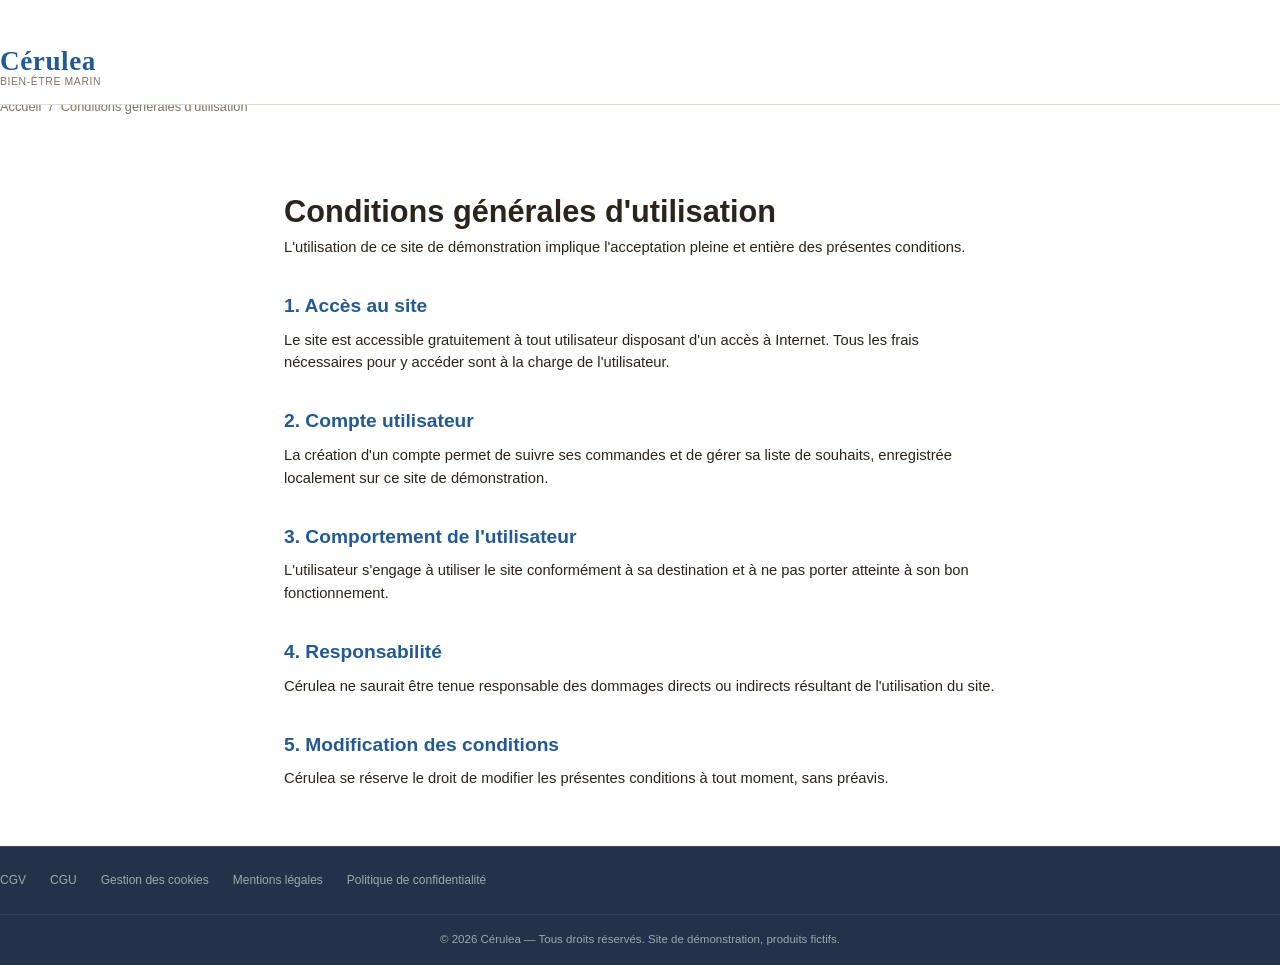
<file: pages/cgu.html>
<!DOCTYPE html>
<html lang="fr">
<head>
<meta charset="UTF-8">
<meta name="viewport" content="width=device-width, initial-scale=1.0">
<title>Conditions générales d'utilisation — CÉRULEA</title>
<link rel="icon" href="data:,">
<link rel="stylesheet" href="../css/variables.css">
<link rel="stylesheet" href="../css/base.css">
<link rel="stylesheet" href="../css/layout.css">
<link rel="stylesheet" href="../css/components.css">
<link rel="stylesheet" href="../css/responsive.css">
</head>
<body>
<header class="site-header">
  <div class="container header-inner">
    <a href="../index.html" class="logo">
      <span class="logo-mark">Cérulea</span>
      <span class="logo-baseline">Bien-être marin</span>
    </a>
  </div>
</header>

<main>
  <nav class="breadcrumb container" aria-label="Fil d'ariane">
    <a href="../index.html">Accueil</a> / <span>Conditions générales d'utilisation</span>
  </nav>

  <section class="legal-content">
    <h1 class="section-title">Conditions générales d'utilisation</h1>
    <p>L'utilisation de ce site de démonstration implique l'acceptation pleine et entière des présentes conditions.</p>

    <h2>1. Accès au site</h2>
    <p>Le site est accessible gratuitement à tout utilisateur disposant d'un accès à Internet. Tous les frais nécessaires pour y accéder sont à la charge de l'utilisateur.</p>

    <h2>2. Compte utilisateur</h2>
    <p>La création d'un compte permet de suivre ses commandes et de gérer sa liste de souhaits, enregistrée localement sur ce site de démonstration.</p>

    <h2>3. Comportement de l'utilisateur</h2>
    <p>L'utilisateur s'engage à utiliser le site conformément à sa destination et à ne pas porter atteinte à son bon fonctionnement.</p>

    <h2>4. Responsabilité</h2>
    <p>Cérulea ne saurait être tenue responsable des dommages directs ou indirects résultant de l'utilisation du site.</p>

    <h2>5. Modification des conditions</h2>
    <p>Cérulea se réserve le droit de modifier les présentes conditions à tout moment, sans préavis.</p>
  </section>
</main>

<footer class="site-footer">
  <div class="container footer-bottom">
    <div class="footer-legal">
      <a href="cgv.html">CGV</a>
      <a href="cgu.html">CGU</a>
      <a href="cookies.html">Gestion des cookies</a>
      <a href="mentions-legales.html">Mentions légales</a>
      <a href="confidentialite.html">Politique de confidentialité</a>
    </div>
  </div>
  <p class="footer-copyright">© <span data-year></span> Cérulea — Tous droits réservés. Site de démonstration, produits fictifs.</p>
</footer>
<script src="../js/main.js"></script>
</body>
</html>
</file>
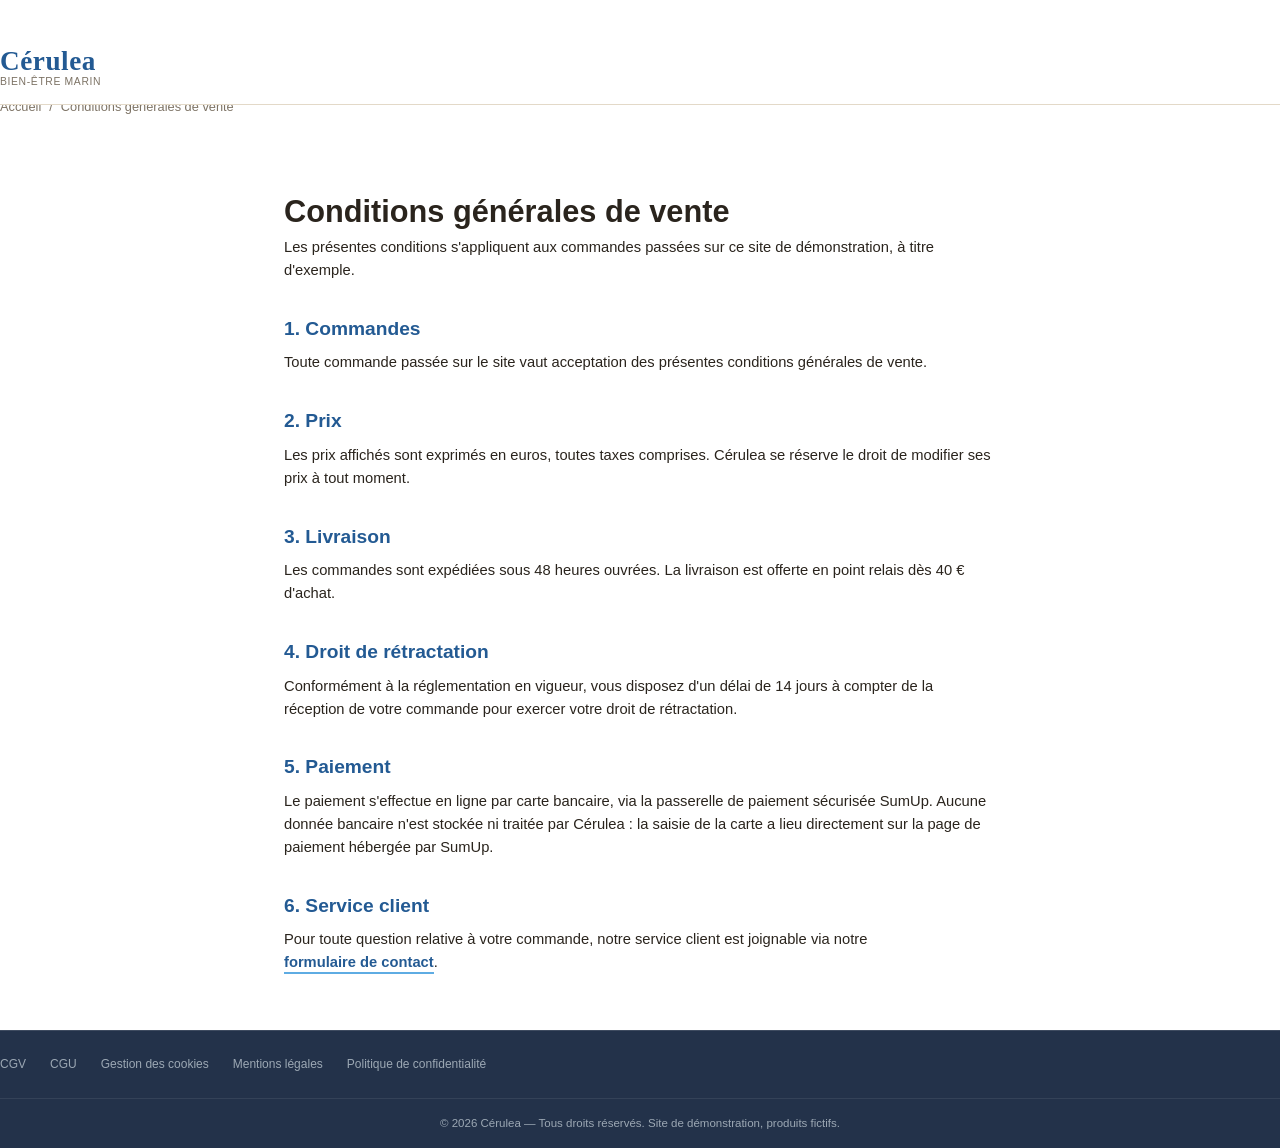
<file: pages/cgv.html>
<!DOCTYPE html>
<html lang="fr">
<head>
<meta charset="UTF-8">
<meta name="viewport" content="width=device-width, initial-scale=1.0">
<title>Conditions générales de vente — CÉRULEA</title>
<link rel="icon" href="data:,">
<link rel="stylesheet" href="../css/variables.css">
<link rel="stylesheet" href="../css/base.css">
<link rel="stylesheet" href="../css/layout.css">
<link rel="stylesheet" href="../css/components.css">
<link rel="stylesheet" href="../css/responsive.css">
</head>
<body>
<header class="site-header">
  <div class="container header-inner">
    <a href="../index.html" class="logo">
      <span class="logo-mark">Cérulea</span>
      <span class="logo-baseline">Bien-être marin</span>
    </a>
  </div>
</header>

<main>
  <nav class="breadcrumb container" aria-label="Fil d'ariane">
    <a href="../index.html">Accueil</a> / <span>Conditions générales de vente</span>
  </nav>

  <section class="legal-content">
    <h1 class="section-title">Conditions générales de vente</h1>
    <p>Les présentes conditions s'appliquent aux commandes passées sur ce site de démonstration, à titre d'exemple.</p>

    <h2>1. Commandes</h2>
    <p>Toute commande passée sur le site vaut acceptation des présentes conditions générales de vente.</p>

    <h2>2. Prix</h2>
    <p>Les prix affichés sont exprimés en euros, toutes taxes comprises. Cérulea se réserve le droit de modifier ses prix à tout moment.</p>

    <h2>3. Livraison</h2>
    <p>Les commandes sont expédiées sous 48 heures ouvrées. La livraison est offerte en point relais dès 40&nbsp;€ d'achat.</p>

    <h2>4. Droit de rétractation</h2>
    <p>Conformément à la réglementation en vigueur, vous disposez d'un délai de 14 jours à compter de la réception de votre commande pour exercer votre droit de rétractation.</p>

    <h2>5. Paiement</h2>
    <p>Le paiement s'effectue en ligne par carte bancaire, via la passerelle de paiement sécurisée SumUp. Aucune donnée bancaire n'est stockée ni traitée par Cérulea : la saisie de la carte a lieu directement sur la page de paiement hébergée par SumUp.</p>

    <h2>6. Service client</h2>
    <p>Pour toute question relative à votre commande, notre service client est joignable via notre <a href="contact.html" class="link-more">formulaire de contact</a>.</p>
  </section>
</main>

<footer class="site-footer">
  <div class="container footer-bottom">
    <div class="footer-legal">
      <a href="cgv.html">CGV</a>
      <a href="cgu.html">CGU</a>
      <a href="cookies.html">Gestion des cookies</a>
      <a href="mentions-legales.html">Mentions légales</a>
      <a href="confidentialite.html">Politique de confidentialité</a>
    </div>
  </div>
  <p class="footer-copyright">© <span data-year></span> Cérulea — Tous droits réservés. Site de démonstration, produits fictifs.</p>
</footer>
<script src="../js/main.js"></script>
</body>
</html>
</file>
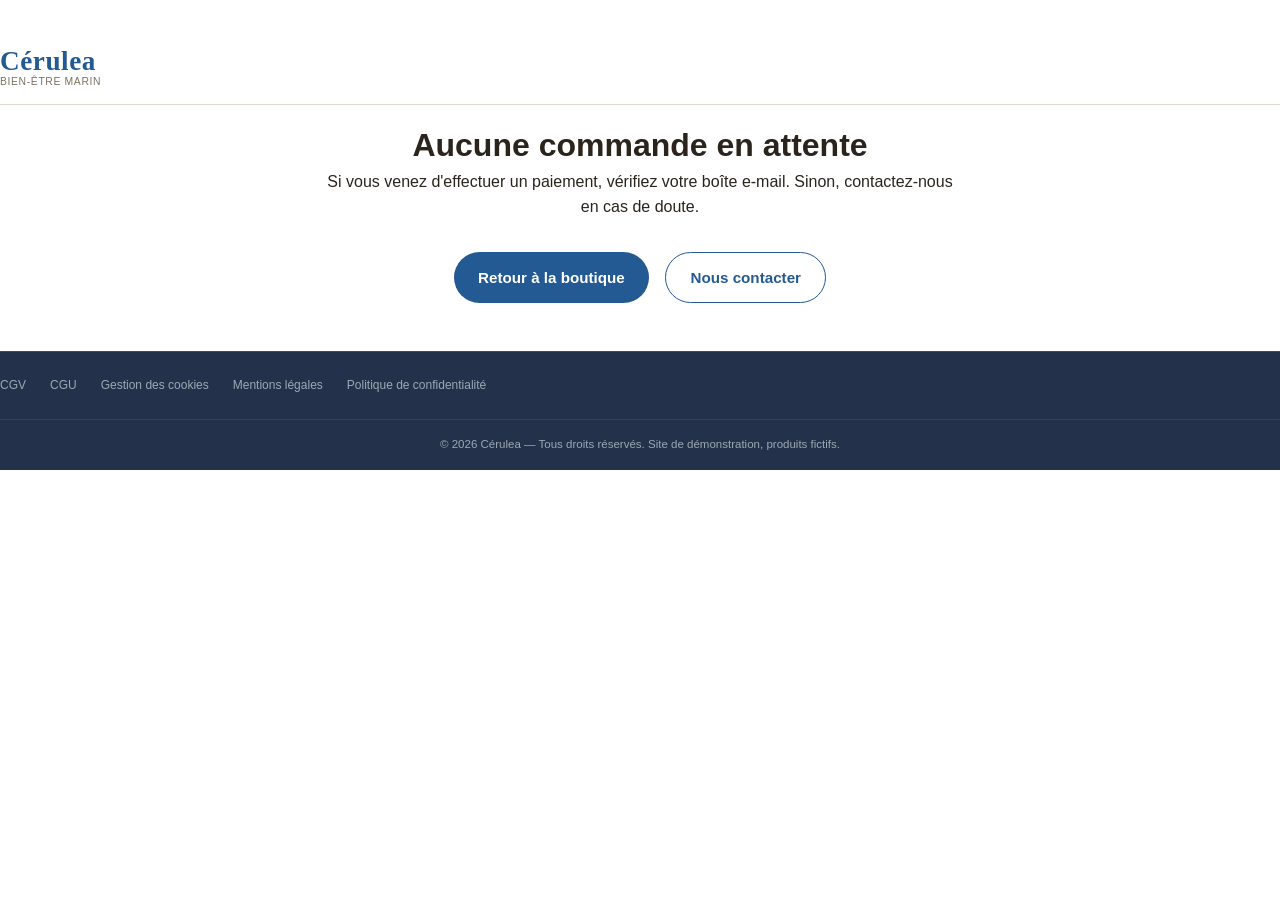
<file: pages/commande-confirmation.html>
<!DOCTYPE html>
<html lang="fr">
<head>
<meta charset="UTF-8">
<meta name="viewport" content="width=device-width, initial-scale=1.0">
<title>Confirmation de commande — CÉRULEA</title>
<meta name="description" content="Confirmation de votre commande et de votre paiement Cérulea.">
<link rel="icon" href="data:,">
<link rel="stylesheet" href="../css/variables.css">
<link rel="stylesheet" href="../css/base.css">
<link rel="stylesheet" href="../css/layout.css">
<link rel="stylesheet" href="../css/components.css">
<link rel="stylesheet" href="../css/responsive.css">
<style>
  .confirm-wrap { max-width: 640px; margin: 0 auto; padding: var(--space-6) 0; text-align: center; }
  .confirm-icon { width: 64px; height: 64px; margin: 0 auto var(--space-4); border-radius: 50%; display: flex; align-items: center; justify-content: center; }
  .confirm-icon.success { background: #E4F2E6; color: #2F7D42; }
  .confirm-icon.pending { background: #FFF3DC; color: #B3811F; }
  .confirm-icon.error { background: #FBE4DC; color: #B3441F; }
  .confirm-recap { text-align: left; background: var(--c-section-accent); border-radius: var(--radius-md); padding: var(--space-4); margin-top: var(--space-5); }
  .confirm-recap h2 { margin-bottom: var(--space-3); }
  .confirm-recap-row { display: flex; justify-content: space-between; padding: 0.35em 0; border-bottom: 1px solid var(--c-border); font-size: 0.92rem; }
  .confirm-recap-row.total { font-weight: 700; font-size: 1.05rem; border-bottom: none; padding-top: 0.6em; }
  .confirm-address { margin-top: var(--space-3); font-size: 0.9rem; color: var(--c-text-muted); }
  .confirm-actions { margin-top: var(--space-5); display: flex; gap: var(--space-3); justify-content: center; flex-wrap: wrap; }
</style>
</head>
<body>
<a class="skip-link" href="#contenu">Aller au contenu</a>

<header class="site-header">
  <div class="container header-inner">
    <a href="../index.html" class="logo">
      <span class="logo-mark">Cérulea</span>
      <span class="logo-baseline">Bien-être marin</span>
    </a>
  </div>
</header>

<main id="contenu">
  <div class="container confirm-wrap" data-confirm-root>
    <p>Vérification du paiement…</p>
  </div>
</main>

<footer class="site-footer">
  <div class="container footer-bottom">
    <div class="footer-legal">
      <a href="cgv.html">CGV</a>
      <a href="cgu.html">CGU</a>
      <a href="cookies.html">Gestion des cookies</a>
      <a href="mentions-legales.html">Mentions légales</a>
      <a href="confidentialite.html">Politique de confidentialité</a>
    </div>
  </div>
  <p class="footer-copyright">© <span data-year></span> Cérulea — Tous droits réservés. Site de démonstration, produits fictifs.</p>
</footer>

<script src="../js/main.js"></script>
<script>
(() => {
  const CART_KEY = "cerulea-cart";
  const WEB3FORMS_ACCESS_KEY = "d5e40b26-a71e-431a-a617-244af5ef81bb";
  const formatPrice = (value) => Number(value).toFixed(2).replace(".", ",") + " €";
  const root = document.querySelector("[data-confirm-root]");

  const clearCartBadge = () => {
    document.querySelectorAll("[data-cart-count]").forEach((el) => {
      el.textContent = "0";
      el.style.display = "none";
    });
  };

  const renderPending = () => {
    root.innerHTML = `
      <div class="confirm-icon pending">
        <svg width="32" height="32" viewBox="0 0 24 24" fill="none" stroke="currentColor" stroke-width="2"><circle cx="12" cy="12" r="9"/><path d="M12 7v5l3 3"/></svg>
      </div>
      <h1>Paiement en cours de traitement…</h1>
      <p>Merci de patienter quelques instants, ne fermez pas cette page.</p>`;
  };

  const renderError = (message) => {
    root.innerHTML = `
      <div class="confirm-icon error">
        <svg width="32" height="32" viewBox="0 0 24 24" fill="none" stroke="currentColor" stroke-width="2"><circle cx="12" cy="12" r="9"/><path d="M15 9l-6 6M9 9l6 6"/></svg>
      </div>
      <h1>Le paiement n'a pas abouti</h1>
      <p>${message}</p>
      <div class="confirm-actions">
        <a href="commande.html" class="btn btn--primary">Réessayer le paiement</a>
        <a href="contact.html" class="btn btn--outline-blue">Contacter le service client</a>
      </div>`;
  };

  const renderNoOrder = () => {
    root.innerHTML = `
      <h1>Aucune commande en attente</h1>
      <p>Si vous venez d'effectuer un paiement, vérifiez votre boîte e-mail. Sinon, contactez-nous en cas de doute.</p>
      <div class="confirm-actions">
        <a href="../index.html" class="btn btn--primary">Retour à la boutique</a>
        <a href="contact.html" class="btn btn--outline-blue">Nous contacter</a>
      </div>`;
  };

  const notifyOwner = (pending) => {
    const notifiedKey = `cerulea-notified-${pending.id}`;
    if (localStorage.getItem(notifiedKey)) return;

    const { order, customer, reference } = pending;
    const itemsText = order.lines
      .map((l) => `- ${l.name} × ${l.qty} = ${formatPrice(l.lineTotal)}`)
      .join("\n");
    const message = [
      `Commande CÉRULEA — réf. ${reference}`,
      "",
      "Articles :",
      itemsText,
      "",
      `Sous-total : ${formatPrice(order.subtotal)}`,
      `Livraison : ${order.shipping === 0 ? "Offerte" : formatPrice(order.shipping)}`,
      `Total payé : ${formatPrice(order.total)}`,
      "",
      "Adresse de livraison :",
      `${customer.firstName} ${customer.lastName}`,
      customer.address,
      customer.addressComplement || "",
      `${customer.zip} ${customer.city}`,
      customer.phone ? `Tél. : ${customer.phone}` : "",
    ]
      .filter(Boolean)
      .join("\n");

    const body = new FormData();
    body.append("access_key", WEB3FORMS_ACCESS_KEY);
    body.append("subject", `Nouvelle commande CÉRULEA — ${reference.slice(0, 8)}`);
    body.append("from_name", "Commandes Cérulea (site de démonstration)");
    body.append("name", `${customer.firstName} ${customer.lastName}`);
    body.append("email", customer.email);
    body.append("message", message);

    fetch("https://api.web3forms.com/submit", { method: "POST", headers: { Accept: "application/json" }, body })
      .then(() => localStorage.setItem(notifiedKey, "1"))
      .catch(() => {});
  };

  const renderSuccess = (pending) => {
    const { order, customer, reference } = pending;
    localStorage.setItem(CART_KEY, "{}");
    clearCartBadge();
    notifyOwner(pending);

    root.innerHTML = `
      <div class="confirm-icon success">
        <svg width="32" height="32" viewBox="0 0 24 24" fill="none" stroke="currentColor" stroke-width="2"><path d="M20 6 9 17l-5-5"/></svg>
      </div>
      <h1>Merci ${customer.firstName} ! Votre commande est confirmée.</h1>
      <p>Référence : ${reference.slice(0, 8).toUpperCase()} — un e-mail de confirmation vous sera envoyé prochainement.</p>
      <div class="confirm-recap">
        <h2 class="section-title">Récapitulatif</h2>
        ${order.lines.map((l) => `<div class="confirm-recap-row"><span>${l.name} × ${l.qty}</span><span>${formatPrice(l.lineTotal)}</span></div>`).join("")}
        <div class="confirm-recap-row"><span>Livraison</span><span>${order.shipping === 0 ? "Offerte" : formatPrice(order.shipping)}</span></div>
        <div class="confirm-recap-row total"><span>Total</span><span>${formatPrice(order.total)}</span></div>
        <p class="confirm-address">
          Livraison à : ${customer.firstName} ${customer.lastName}, ${customer.address}${customer.addressComplement ? ", " + customer.addressComplement : ""}, ${customer.zip} ${customer.city}
        </p>
      </div>
      <div class="confirm-actions">
        <a href="../index.html" class="btn btn--primary">Retour à la boutique</a>
      </div>`;
    sessionStorage.removeItem("cerulea-pending-order");
  };

  const verify = (pending, attempt) => {
    fetch(`/api/verify-checkout?id=${encodeURIComponent(pending.id)}`)
      .then((res) => res.json().then((data) => ({ ok: res.ok, data })))
      .then(({ ok, data }) => {
        if (!ok) {
          renderError(data.error || "Impossible de vérifier le paiement.");
          return;
        }
        if (data.status === "PAID") {
          renderSuccess(pending);
        } else if (data.status === "PENDING" && attempt < 5) {
          renderPending();
          setTimeout(() => verify(pending, attempt + 1), 2000);
        } else if (data.status === "PENDING") {
          renderError("Le paiement met plus de temps que prévu à être confirmé. Si le montant a été débité, contactez-nous avec votre référence.");
        } else {
          renderError("Le paiement a été refusé ou annulé. Aucun montant n'a été débité pour cette tentative.");
        }
      })
      .catch(() => renderError("Impossible de vérifier le paiement pour le moment. Réessayez dans un instant."));
  };

  let pending = null;
  try {
    pending = JSON.parse(sessionStorage.getItem("cerulea-pending-order"));
  } catch {
    pending = null;
  }

  if (!pending || !pending.id) {
    renderNoOrder();
  } else {
    renderPending();
    verify(pending, 0);
  }
})();
</script>
</body>
</html>
</file>
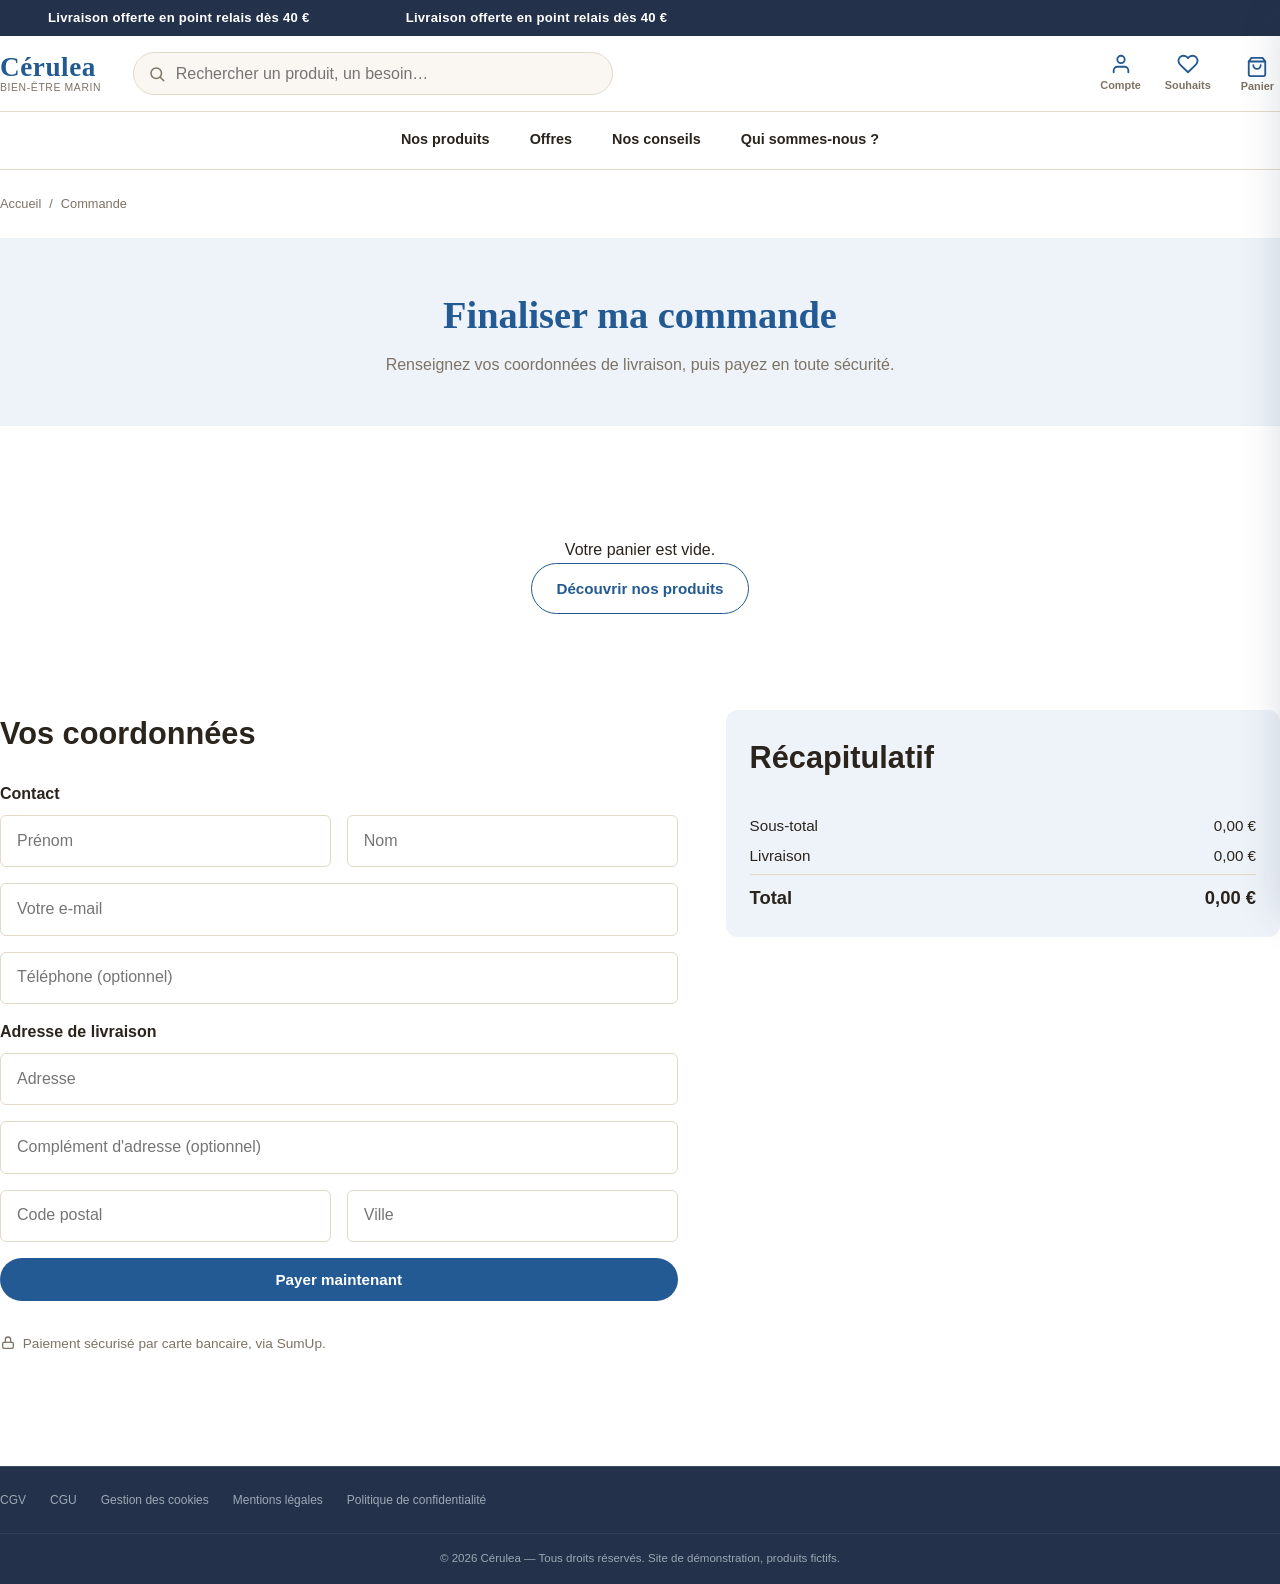
<file: pages/commande.html>
<!DOCTYPE html>
<html lang="fr">
<head>
<meta charset="UTF-8">
<meta name="viewport" content="width=device-width, initial-scale=1.0">
<title>Commande — CÉRULEA</title>
<meta name="description" content="Finalisez votre commande Cérulea et payez en ligne en toute sécurité.">
<link rel="icon" href="data:,">
<link rel="stylesheet" href="../css/variables.css">
<link rel="stylesheet" href="../css/base.css">
<link rel="stylesheet" href="../css/layout.css">
<link rel="stylesheet" href="../css/components.css">
<link rel="stylesheet" href="../css/responsive.css">
<style>
  .checkout-grid { display: grid; grid-template-columns: 1.1fr 0.9fr; gap: var(--space-6); align-items: start; padding: var(--space-6) 0; }
  .checkout-form { display: flex; flex-direction: column; gap: var(--space-3); }
  .checkout-form fieldset { border: none; padding: 0; margin: 0; display: flex; flex-direction: column; gap: var(--space-3); }
  .checkout-form legend { font-weight: 700; padding: 0 0 var(--space-2); }
  .checkout-form-row { display: grid; grid-template-columns: 1fr 1fr; gap: var(--space-3); }
  .checkout-form input { width: 100%; padding: 0.8em 1em; border-radius: var(--radius-sm); border: 1.5px solid var(--c-border); font: inherit; }
  .checkout-form input:focus { outline: 2px solid var(--c-primary); outline-offset: 1px; }
  .checkout-summary { background: var(--c-section-accent); border-radius: var(--radius-md); padding: var(--space-4); position: sticky; top: var(--space-4); }
  .checkout-summary h2 { margin-bottom: var(--space-3); }
  .checkout-line { display: flex; gap: var(--space-3); align-items: center; padding: var(--space-2) 0; border-bottom: 1px solid var(--c-border); }
  .checkout-line img { width: 52px; height: 52px; border-radius: var(--radius-sm); object-fit: cover; flex-shrink: 0; }
  .checkout-line-info { flex: 1; display: flex; flex-direction: column; }
  .checkout-line-name { font-weight: 600; font-size: 0.92rem; }
  .checkout-line-qty { color: var(--c-text-muted); font-size: 0.85rem; }
  .checkout-totals { padding-top: var(--space-3); display: flex; flex-direction: column; gap: 0.4em; }
  .checkout-totals-row { display: flex; justify-content: space-between; font-size: 0.95rem; }
  .checkout-totals-row.total { font-weight: 700; font-size: 1.15rem; padding-top: 0.5em; border-top: 1px solid var(--c-border); }
  .checkout-empty { text-align: center; padding: var(--space-6) 0; }
  .checkout-error { color: #B3441F; font-size: 0.9rem; }
  .checkout-secure-note { display: flex; align-items: center; gap: 0.5em; font-size: 0.85rem; color: var(--c-text-muted); margin-top: var(--space-3); }
  @media (max-width: 760px) { .checkout-grid { grid-template-columns: 1fr; } .checkout-form-row { grid-template-columns: 1fr; } .checkout-summary { position: static; } }
</style>
</head>
<body>
<a class="skip-link" href="#contenu">Aller au contenu</a>

<div class="announcement-bar">
  <div class="announcement-track">
    <span class="announcement-item">Livraison offerte en point relais dès 40 €</span>
    <span class="announcement-item" aria-hidden="true">Livraison offerte en point relais dès 40 €</span>
  </div>
</div>

<header class="site-header">
  <div class="container header-inner">
    <button class="header-burger" aria-label="Ouvrir le menu" aria-expanded="false"><span></span><span></span><span></span></button>
    <a href="../index.html" class="logo">
      <span class="logo-mark">Cérulea</span>
      <span class="logo-baseline">Bien-être marin</span>
    </a>
    <div class="header-search">
      <svg viewBox="0 0 24 24" fill="none" stroke="currentColor" stroke-width="2" stroke-linecap="round" stroke-linejoin="round"><circle cx="11" cy="11" r="7"/><line x1="21" y1="21" x2="16.65" y2="16.65"/></svg>
      <input type="search" placeholder="Rechercher un produit, un besoin…" aria-label="Rechercher">
    </div>
    <nav class="header-actions" aria-label="Compte et panier">
      <a href="contact.html" class="header-action">
        <svg viewBox="0 0 24 24" fill="none" stroke="currentColor" stroke-width="2" stroke-linecap="round" stroke-linejoin="round"><path d="M20 21v-2a4 4 0 0 0-4-4H8a4 4 0 0 0-4 4v2"/><circle cx="12" cy="7" r="4"/></svg>
        Compte
      </a>
      <a href="souhaits.html" class="header-action">
        <svg viewBox="0 0 24 24" fill="none" stroke="currentColor" stroke-width="2" stroke-linecap="round" stroke-linejoin="round"><path d="M20.8 4.6a5.5 5.5 0 0 0-7.8 0L12 5.6l-1-1a5.5 5.5 0 0 0-7.8 7.8l1 1L12 21l7.8-7.6 1-1a5.5 5.5 0 0 0 0-7.8z"/></svg>
        Souhaits
        <span class="header-action-badge" data-wishlist-count>0</span>
      </a>
      <button type="button" class="header-action" data-cart-toggle>
        <svg viewBox="0 0 24 24" fill="none" stroke="currentColor" stroke-width="2" stroke-linecap="round" stroke-linejoin="round"><path d="M6 2 3 6v14a2 2 0 0 0 2 2h14a2 2 0 0 0 2-2V6l-3-4Z"/><path d="M3 6h18"/><path d="M16 10a4 4 0 0 1-8 0"/></svg>
        Panier
        <span class="header-action-badge" data-cart-count>0</span>
      </button>
    </nav>
  </div>
  <nav class="main-nav" aria-label="Navigation principale">
    <div class="container">
      <ul class="main-nav-list">
        <li class="main-nav-item"><a href="categorie.html?cat=complements" class="main-nav-link">Nos produits</a></li>
        <li class="main-nav-item"><a href="categorie.html?cat=offres" class="main-nav-link">Offres</a></li>
        <li class="main-nav-item"><a href="blog.html" class="main-nav-link">Nos conseils</a></li>
        <li class="main-nav-item"><a href="contact.html" class="main-nav-link">Qui sommes-nous&nbsp;?</a></li>
      </ul>
    </div>
  </nav>
</header>

<main id="contenu">
  <nav class="breadcrumb container" aria-label="Fil d'ariane">
    <a href="../index.html">Accueil</a> / <span>Commande</span>
  </nav>

  <section class="page-hero">
    <div class="container">
      <h1>Finaliser ma commande</h1>
      <p>Renseignez vos coordonnées de livraison, puis payez en toute sécurité.</p>
    </div>
  </section>

  <section class="section">
    <div class="container" data-checkout-empty hidden>
      <div class="checkout-empty">
        <p>Votre panier est vide.</p>
        <a href="categorie.html?cat=nouveautes" class="btn btn--outline-blue">Découvrir nos produits</a>
      </div>
    </div>

    <div class="container checkout-grid" data-checkout-content hidden>
      <div>
        <h2 class="section-title" style="margin-bottom: var(--space-4);">Vos coordonnées</h2>
        <form class="checkout-form" data-checkout-form novalidate>
          <fieldset>
            <legend>Contact</legend>
            <div class="checkout-form-row">
              <div>
                <label for="co-firstname" class="visually-hidden">Prénom</label>
                <input id="co-firstname" name="firstName" type="text" placeholder="Prénom" autocomplete="given-name" required>
              </div>
              <div>
                <label for="co-lastname" class="visually-hidden">Nom</label>
                <input id="co-lastname" name="lastName" type="text" placeholder="Nom" autocomplete="family-name" required>
              </div>
            </div>
            <label for="co-email" class="visually-hidden">E-mail</label>
            <input id="co-email" name="email" type="email" placeholder="Votre e-mail" autocomplete="email" required>
            <label for="co-phone" class="visually-hidden">Téléphone</label>
            <input id="co-phone" name="phone" type="tel" placeholder="Téléphone (optionnel)" autocomplete="tel">
          </fieldset>

          <fieldset>
            <legend>Adresse de livraison</legend>
            <label for="co-address" class="visually-hidden">Adresse</label>
            <input id="co-address" name="address" type="text" placeholder="Adresse" autocomplete="address-line1" required>
            <label for="co-address2" class="visually-hidden">Complément d'adresse</label>
            <input id="co-address2" name="addressComplement" type="text" placeholder="Complément d'adresse (optionnel)" autocomplete="address-line2">
            <div class="checkout-form-row">
              <div>
                <label for="co-zip" class="visually-hidden">Code postal</label>
                <input id="co-zip" name="zip" type="text" inputmode="numeric" pattern="[0-9]{4,10}" placeholder="Code postal" autocomplete="postal-code" required>
              </div>
              <div>
                <label for="co-city" class="visually-hidden">Ville</label>
                <input id="co-city" name="city" type="text" placeholder="Ville" autocomplete="address-level2" required>
              </div>
            </div>
          </fieldset>

          <p class="checkout-error" data-checkout-error hidden></p>
          <button type="submit" class="btn btn--primary btn--block" data-checkout-submit>Payer maintenant</button>
          <p class="checkout-secure-note">
            <svg width="16" height="16" viewBox="0 0 24 24" fill="none" stroke="currentColor" stroke-width="2"><rect x="4" y="11" width="16" height="9" rx="2"/><path d="M8 11V7a4 4 0 0 1 8 0v4"/></svg>
            Paiement sécurisé par carte bancaire, via SumUp.
          </p>
        </form>
      </div>

      <div class="checkout-summary">
        <h2 class="section-title">Récapitulatif</h2>
        <div data-checkout-lines></div>
        <div class="checkout-totals">
          <div class="checkout-totals-row"><span>Sous-total</span><span data-checkout-subtotal>0,00&nbsp;€</span></div>
          <div class="checkout-totals-row"><span>Livraison</span><span data-checkout-shipping>0,00&nbsp;€</span></div>
          <div class="checkout-totals-row total"><span>Total</span><span data-checkout-total>0,00&nbsp;€</span></div>
        </div>
      </div>
    </div>
  </section>
</main>

<footer class="site-footer">
  <div class="container footer-bottom">
    <div class="footer-legal">
      <a href="cgv.html">CGV</a>
      <a href="cgu.html">CGU</a>
      <a href="cookies.html">Gestion des cookies</a>
      <a href="mentions-legales.html">Mentions légales</a>
      <a href="confidentialite.html">Politique de confidentialité</a>
    </div>
  </div>
  <p class="footer-copyright">© <span data-year></span> Cérulea — Tous droits réservés. Site de démonstration, produits fictifs.</p>
</footer>

<div class="cart-overlay" data-cart-overlay hidden></div>
<aside class="cart-drawer" data-cart-drawer aria-hidden="true">
  <div class="cart-drawer-header">
    <h2>Votre panier</h2>
    <button type="button" class="cart-drawer-close" data-cart-close aria-label="Fermer le panier">&times;</button>
  </div>
  <div class="cart-drawer-body" data-cart-body></div>
  <div class="cart-drawer-footer" data-cart-footer hidden>
    <div class="cart-drawer-subtotal">
      <span>Sous-total</span>
      <span data-cart-subtotal>0,00&nbsp;€</span>
    </div>
    <a href="commande.html" class="btn btn--primary btn--block">Commander</a>
  </div>
</aside>

<script src="../js/main.js"></script>
<script src="../js/products.js"></script>
<script src="../js/wishlist.js"></script>
<script src="../js/cart.js"></script>
<script src="../js/search.js"></script>
<script>
(() => {
  const STORAGE_KEY = "cerulea-cart";
  const FREE_SHIPPING_THRESHOLD = 40;
  const SHIPPING_FEE = 4.9;

  const getCart = () => {
    try {
      return JSON.parse(localStorage.getItem(STORAGE_KEY)) || {};
    } catch {
      return {};
    }
  };

  const formatPrice = (value) => value.toFixed(2).replace(".", ",") + " €";

  const cart = getCart();
  const ids = Object.keys(cart);
  const emptyEl = document.querySelector("[data-checkout-empty]");
  const contentEl = document.querySelector("[data-checkout-content]");

  if (ids.length === 0) {
    emptyEl.hidden = false;
    return;
  }
  contentEl.hidden = false;

  const lines = ids
    .map((id) => {
      const product = CERULEA_PRODUCTS[id];
      if (!product) return null;
      const unitPrice = parseFloat(String(product.price).replace(/[^\d,.-]/g, "").replace(",", ".")) || 0;
      const qty = cart[id];
      return { id, name: product.name, img: product.img, qty, lineTotal: unitPrice * qty };
    })
    .filter(Boolean);

  const subtotal = lines.reduce((sum, l) => sum + l.lineTotal, 0);
  const shipping = subtotal >= FREE_SHIPPING_THRESHOLD ? 0 : SHIPPING_FEE;
  const total = subtotal + shipping;

  document.querySelector("[data-checkout-lines]").innerHTML = lines
    .map(
      (l) => `
        <div class="checkout-line">
          <img src="${l.img}" alt="" loading="lazy">
          <div class="checkout-line-info">
            <span class="checkout-line-name">${l.name}</span>
            <span class="checkout-line-qty">Qté ${l.qty} · ${formatPrice(l.lineTotal)}</span>
          </div>
        </div>`
    )
    .join("");

  document.querySelector("[data-checkout-subtotal]").textContent = formatPrice(subtotal);
  document.querySelector("[data-checkout-shipping]").textContent = shipping === 0 ? "Offerte" : formatPrice(shipping);
  document.querySelector("[data-checkout-total]").textContent = formatPrice(total);

  const form = document.querySelector("[data-checkout-form]");
  const errorEl = document.querySelector("[data-checkout-error]");
  const submitBtn = document.querySelector("[data-checkout-submit]");

  form.addEventListener("submit", async (e) => {
    e.preventDefault();
    errorEl.hidden = true;
    submitBtn.disabled = true;
    submitBtn.textContent = "Redirection vers le paiement…";

    const formData = new FormData(form);
    const customer = Object.fromEntries(formData.entries());
    const items = lines.map((l) => ({ id: l.id, qty: l.qty }));

    try {
      const res = await fetch("/api/create-checkout", {
        method: "POST",
        headers: { "Content-Type": "application/json" },
        body: JSON.stringify({ items, customer }),
      });
      const data = await res.json();

      if (!res.ok || !data.hostedCheckoutUrl) {
        throw new Error(data.error || "Le paiement n'a pas pu être initié.");
      }

      sessionStorage.setItem(
        "cerulea-pending-order",
        JSON.stringify({ id: data.id, reference: data.reference, order: data.order, customer: data.customer })
      );
      window.location.href = data.hostedCheckoutUrl;
    } catch (err) {
      errorEl.textContent = err.message || "Une erreur est survenue. Réessayez.";
      errorEl.hidden = false;
      submitBtn.disabled = false;
      submitBtn.textContent = "Payer maintenant";
    }
  });
})();
</script>
</body>
</html>
</file>
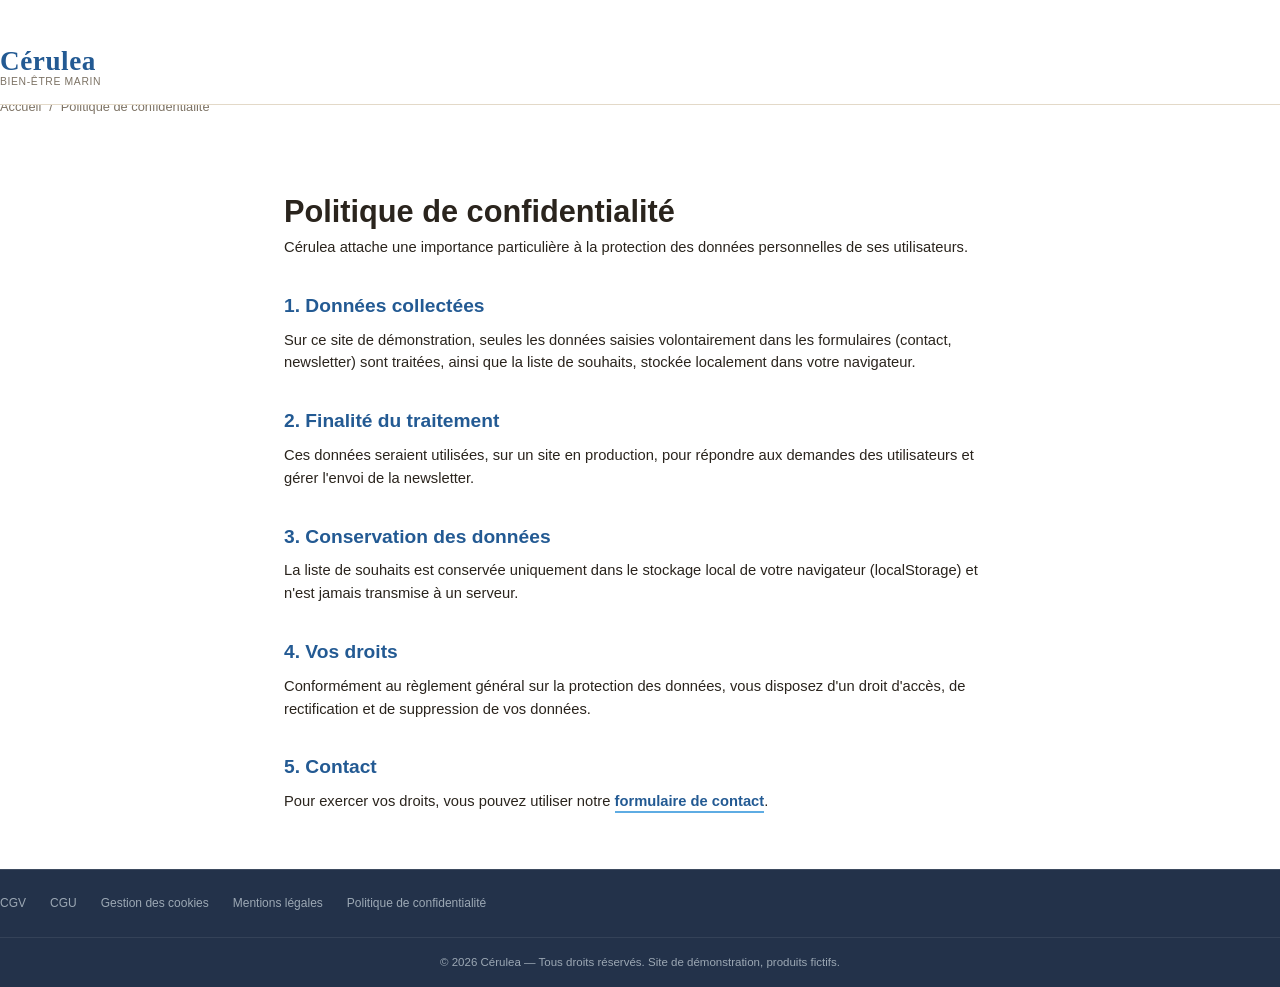
<file: pages/confidentialite.html>
<!DOCTYPE html>
<html lang="fr">
<head>
<meta charset="UTF-8">
<meta name="viewport" content="width=device-width, initial-scale=1.0">
<title>Politique de confidentialité — CÉRULEA</title>
<link rel="icon" href="data:,">
<link rel="stylesheet" href="../css/variables.css">
<link rel="stylesheet" href="../css/base.css">
<link rel="stylesheet" href="../css/layout.css">
<link rel="stylesheet" href="../css/components.css">
<link rel="stylesheet" href="../css/responsive.css">
</head>
<body>
<header class="site-header">
  <div class="container header-inner">
    <a href="../index.html" class="logo">
      <span class="logo-mark">Cérulea</span>
      <span class="logo-baseline">Bien-être marin</span>
    </a>
  </div>
</header>

<main>
  <nav class="breadcrumb container" aria-label="Fil d'ariane">
    <a href="../index.html">Accueil</a> / <span>Politique de confidentialité</span>
  </nav>

  <section class="legal-content">
    <h1 class="section-title">Politique de confidentialité</h1>
    <p>Cérulea attache une importance particulière à la protection des données personnelles de ses utilisateurs.</p>

    <h2>1. Données collectées</h2>
    <p>Sur ce site de démonstration, seules les données saisies volontairement dans les formulaires (contact, newsletter) sont traitées, ainsi que la liste de souhaits, stockée localement dans votre navigateur.</p>

    <h2>2. Finalité du traitement</h2>
    <p>Ces données seraient utilisées, sur un site en production, pour répondre aux demandes des utilisateurs et gérer l'envoi de la newsletter.</p>

    <h2>3. Conservation des données</h2>
    <p>La liste de souhaits est conservée uniquement dans le stockage local de votre navigateur (localStorage) et n'est jamais transmise à un serveur.</p>

    <h2>4. Vos droits</h2>
    <p>Conformément au règlement général sur la protection des données, vous disposez d'un droit d'accès, de rectification et de suppression de vos données.</p>

    <h2>5. Contact</h2>
    <p>Pour exercer vos droits, vous pouvez utiliser notre <a href="contact.html" class="link-more">formulaire de contact</a>.</p>
  </section>
</main>

<footer class="site-footer">
  <div class="container footer-bottom">
    <div class="footer-legal">
      <a href="cgv.html">CGV</a>
      <a href="cgu.html">CGU</a>
      <a href="cookies.html">Gestion des cookies</a>
      <a href="mentions-legales.html">Mentions légales</a>
      <a href="confidentialite.html">Politique de confidentialité</a>
    </div>
  </div>
  <p class="footer-copyright">© <span data-year></span> Cérulea — Tous droits réservés. Site de démonstration, produits fictifs.</p>
</footer>
<script src="../js/main.js"></script>
</body>
</html>
</file>
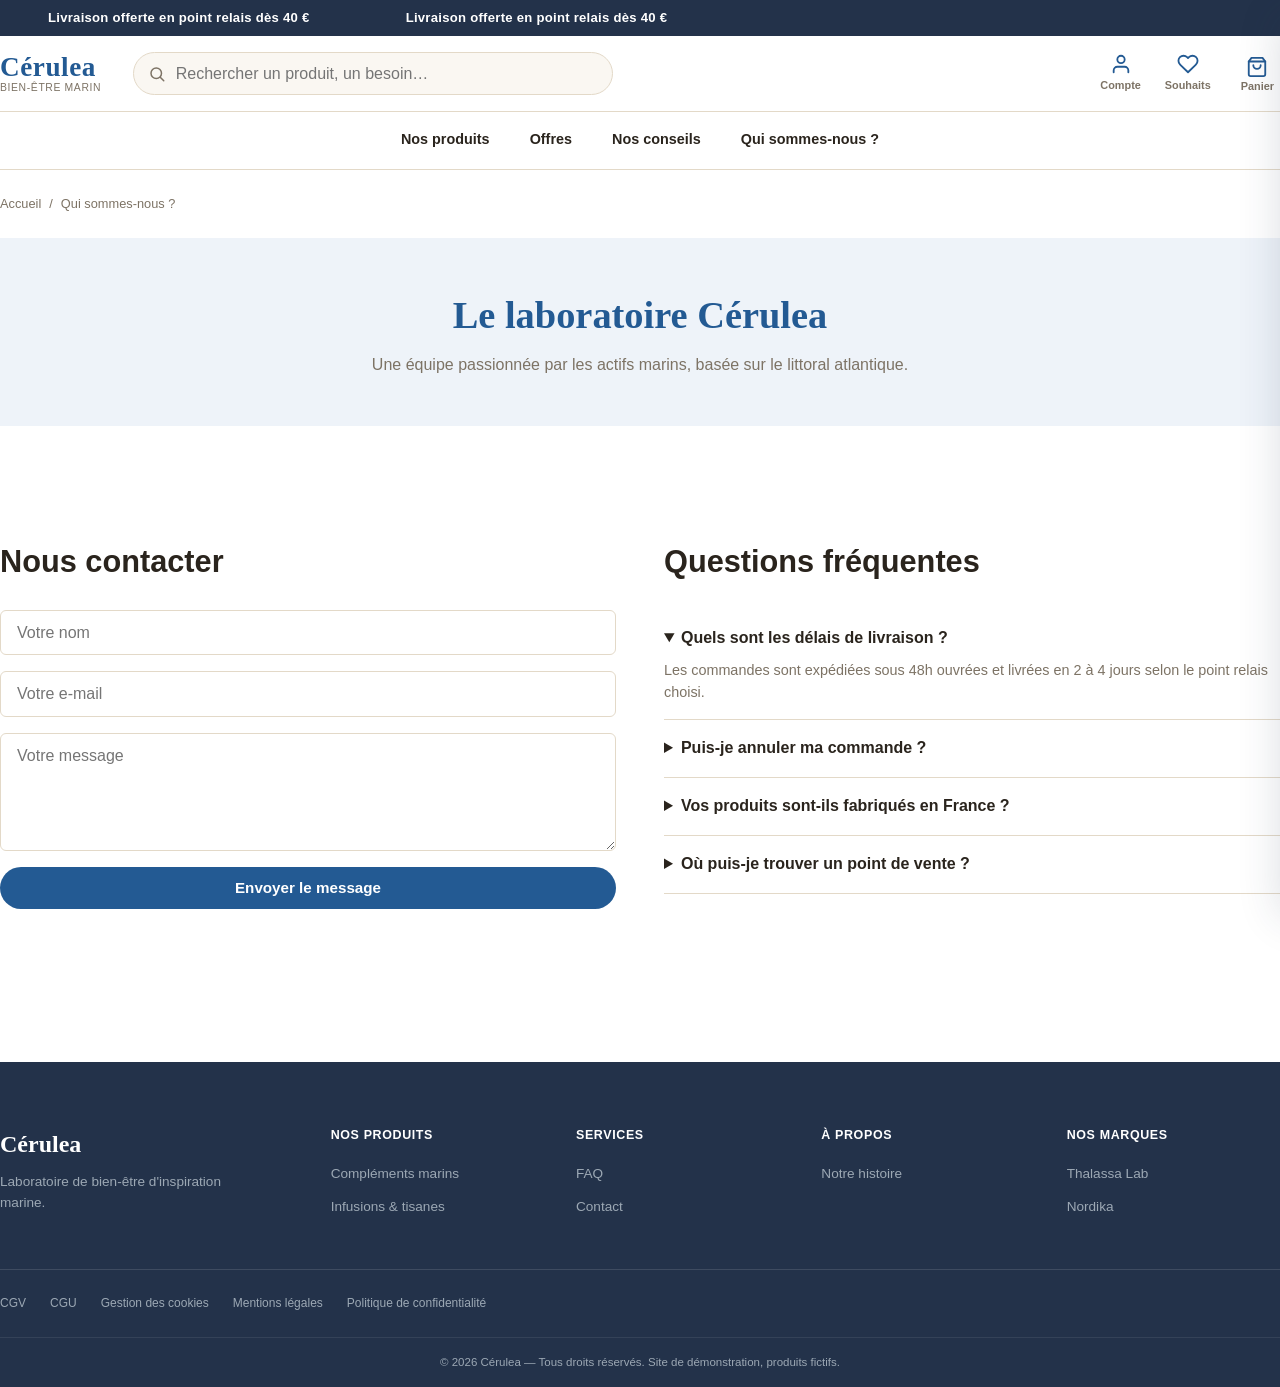
<file: pages/contact.html>
<!DOCTYPE html>
<html lang="fr">
<head>
<meta charset="UTF-8">
<meta name="viewport" content="width=device-width, initial-scale=1.0">
<title>Contact — CÉRULEA</title>
<meta name="description" content="Contactez le laboratoire Cérulea : FAQ, formulaire de contact et points de vente.">
<link rel="icon" href="data:,">
<link rel="stylesheet" href="../css/variables.css">
<link rel="stylesheet" href="../css/base.css">
<link rel="stylesheet" href="../css/layout.css">
<link rel="stylesheet" href="../css/components.css">
<link rel="stylesheet" href="../css/responsive.css">
<style>
  .contact-grid { display: grid; grid-template-columns: 1fr 1fr; gap: var(--space-6); padding: var(--space-6) 0; }
  .contact-form { display: flex; flex-direction: column; gap: var(--space-3); }
  .contact-form input, .contact-form textarea { padding: 0.8em 1em; border-radius: var(--radius-sm); border: 1.5px solid var(--c-border); }
  .faq-item { border-bottom: 1px solid var(--c-border); padding: var(--space-3) 0; }
  .faq-item summary { font-weight: 700; cursor: pointer; }
  .faq-item p { margin-top: var(--space-2); color: var(--c-text-muted); font-size: 0.9rem; }
  @media (max-width: 760px) { .contact-grid { grid-template-columns: 1fr; } }
</style>
</head>
<body>
<a class="skip-link" href="#contenu">Aller au contenu</a>

<div class="announcement-bar">
  <div class="announcement-track">
    <span class="announcement-item">Livraison offerte en point relais dès 40 €</span>
    <span class="announcement-item" aria-hidden="true">Livraison offerte en point relais dès 40 €</span>
  </div>
</div>

<header class="site-header">
  <div class="container header-inner">
    <button class="header-burger" aria-label="Ouvrir le menu" aria-expanded="false"><span></span><span></span><span></span></button>
    <a href="../index.html" class="logo">
      <span class="logo-mark">Cérulea</span>
      <span class="logo-baseline">Bien-être marin</span>
    </a>
    <div class="header-search">
      <svg viewBox="0 0 24 24" fill="none" stroke="currentColor" stroke-width="2" stroke-linecap="round" stroke-linejoin="round"><circle cx="11" cy="11" r="7"/><line x1="21" y1="21" x2="16.65" y2="16.65"/></svg>
      <input type="search" placeholder="Rechercher un produit, un besoin…" aria-label="Rechercher">
    </div>
    <nav class="header-actions" aria-label="Compte et panier">
      <a href="contact.html" class="header-action">
        <svg viewBox="0 0 24 24" fill="none" stroke="currentColor" stroke-width="2" stroke-linecap="round" stroke-linejoin="round"><path d="M20 21v-2a4 4 0 0 0-4-4H8a4 4 0 0 0-4 4v2"/><circle cx="12" cy="7" r="4"/></svg>
        Compte
      </a>
      <a href="souhaits.html" class="header-action">
        <svg viewBox="0 0 24 24" fill="none" stroke="currentColor" stroke-width="2" stroke-linecap="round" stroke-linejoin="round"><path d="M20.8 4.6a5.5 5.5 0 0 0-7.8 0L12 5.6l-1-1a5.5 5.5 0 0 0-7.8 7.8l1 1L12 21l7.8-7.6 1-1a5.5 5.5 0 0 0 0-7.8z"/></svg>
        Souhaits
        <span class="header-action-badge" data-wishlist-count>0</span>
      </a>
      <button type="button" class="header-action" data-cart-toggle>
        <svg viewBox="0 0 24 24" fill="none" stroke="currentColor" stroke-width="2" stroke-linecap="round" stroke-linejoin="round"><path d="M6 2 3 6v14a2 2 0 0 0 2 2h14a2 2 0 0 0 2-2V6l-3-4Z"/><path d="M3 6h18"/><path d="M16 10a4 4 0 0 1-8 0"/></svg>
        Panier
        <span class="header-action-badge" data-cart-count>0</span>
      </button>
    </nav>
  </div>
  <nav class="main-nav" aria-label="Navigation principale">
    <div class="container">
      <ul class="main-nav-list">
        <li class="main-nav-item"><a href="categorie.html?cat=complements" class="main-nav-link">Nos produits</a></li>
        <li class="main-nav-item"><a href="categorie.html?cat=offres" class="main-nav-link">Offres</a></li>
        <li class="main-nav-item"><a href="blog.html" class="main-nav-link">Nos conseils</a></li>
        <li class="main-nav-item"><a href="contact.html" class="main-nav-link">Qui sommes-nous&nbsp;?</a></li>
      </ul>
    </div>
  </nav>
</header>

<main id="contenu">
  <nav class="breadcrumb container" aria-label="Fil d'ariane">
    <a href="../index.html">Accueil</a> / <span>Qui sommes-nous&nbsp;?</span>
  </nav>

  <section class="page-hero">
    <div class="container">
      <h1>Le laboratoire Cérulea</h1>
      <p>Une équipe passionnée par les actifs marins, basée sur le littoral atlantique.</p>
    </div>
  </section>

  <section class="section">
    <div class="container contact-grid">
      <div>
        <h2 class="section-title" style="margin-bottom: var(--space-4);">Nous contacter</h2>
        <form class="contact-form" data-contact-form>
          <input type="hidden" name="access_key" value="d5e40b26-a71e-431a-a617-244af5ef81bb">
          <input type="hidden" name="subject" value="Nouveau message — Cérulea (site de démonstration)">
          <input type="hidden" name="from_name" value="Formulaire de contact Cérulea">
          <label for="c-name" class="visually-hidden">Nom</label>
          <input id="c-name" name="name" type="text" placeholder="Votre nom" required>
          <label for="c-email" class="visually-hidden">E-mail</label>
          <input id="c-email" name="email" type="email" placeholder="Votre e-mail" required>
          <label for="c-message" class="visually-hidden">Message</label>
          <textarea id="c-message" name="message" rows="5" placeholder="Votre message" required></textarea>
          <button type="submit" class="btn btn--primary">Envoyer le message</button>
          <p class="newsletter-feedback" data-contact-feedback style="color: var(--c-primary);"></p>
        </form>
      </div>
      <div>
        <h2 class="section-title" style="margin-bottom: var(--space-4);">Questions fréquentes</h2>
        <details class="faq-item" open>
          <summary>Quels sont les délais de livraison&nbsp;?</summary>
          <p>Les commandes sont expédiées sous 48h ouvrées et livrées en 2 à 4 jours selon le point relais choisi.</p>
        </details>
        <details class="faq-item">
          <summary>Puis-je annuler ma commande&nbsp;?</summary>
          <p>Vous pouvez annuler votre commande tant qu'elle n'a pas été expédiée, depuis votre espace client.</p>
        </details>
        <details class="faq-item">
          <summary>Vos produits sont-ils fabriqués en France&nbsp;?</summary>
          <p>Oui, l'ensemble de nos gammes sont formulées et conditionnées dans notre laboratoire du littoral atlantique.</p>
        </details>
        <details class="faq-item">
          <summary>Où puis-je trouver un point de vente&nbsp;?</summary>
          <p>Cérulea est disponible dans une sélection de pharmacies et boutiques bio partenaires. Contactez-nous pour connaître le point de vente le plus proche.</p>
        </details>
      </div>
    </div>
  </section>
</main>

<footer class="site-footer">
  <div class="container footer-top">
    <div>
      <p class="footer-brand-logo">Cérulea</p>
      <p class="footer-brand-text">Laboratoire de bien-être d'inspiration marine.</p>
    </div>
    <div class="footer-col">
      <p class="footer-col-title">Nos produits</p>
      <ul>
        <li><a href="categorie.html?cat=complements">Compléments marins</a></li>
        <li><a href="categorie.html?cat=infusions">Infusions &amp; tisanes</a></li>
      </ul>
    </div>
    <div class="footer-col">
      <p class="footer-col-title">Services</p>
      <ul>
        <li><a href="contact.html">FAQ</a></li>
        <li><a href="contact.html">Contact</a></li>
      </ul>
    </div>
    <div class="footer-col">
      <p class="footer-col-title">À propos</p>
      <ul>
        <li><a href="contact.html">Notre histoire</a></li>
      </ul>
    </div>
    <div class="footer-col">
      <p class="footer-col-title">Nos marques</p>
      <ul>
        <li><a href="#">Thalassa Lab</a></li>
        <li><a href="#">Nordika</a></li>
      </ul>
    </div>
  </div>
  <div class="container footer-bottom">
    <div class="footer-legal">
      <a href="cgv.html">CGV</a>
      <a href="cgu.html">CGU</a>
      <a href="cookies.html">Gestion des cookies</a>
      <a href="mentions-legales.html">Mentions légales</a>
      <a href="confidentialite.html">Politique de confidentialité</a>
    </div>
  </div>
  <p class="footer-copyright">© <span data-year></span> Cérulea — Tous droits réservés. Site de démonstration, produits fictifs.</p>
</footer>

<div class="cart-overlay" data-cart-overlay hidden></div>
<aside class="cart-drawer" data-cart-drawer aria-hidden="true">
  <div class="cart-drawer-header">
    <h2>Votre panier</h2>
    <button type="button" class="cart-drawer-close" data-cart-close aria-label="Fermer le panier">&times;</button>
  </div>
  <div class="cart-drawer-body" data-cart-body></div>
  <div class="cart-drawer-footer" data-cart-footer hidden>
    <div class="cart-drawer-subtotal">
      <span>Sous-total</span>
      <span data-cart-subtotal>0,00&nbsp;€</span>
    </div>
    <a href="commande.html" class="btn btn--primary btn--block">Commander</a>
  </div>
</aside>

<script src="../js/main.js"></script>
<script src="../js/products.js"></script>
<script src="../js/wishlist.js"></script>
<script src="../js/cart.js"></script>
<script src="../js/search.js"></script>
<script>
  const contactForm = document.querySelector("[data-contact-form]");
  contactForm?.addEventListener("submit", (e) => {
    e.preventDefault();
    const feedback = document.querySelector("[data-contact-feedback]");
    const submitBtn = contactForm.querySelector('button[type="submit"]');
    submitBtn.disabled = true;
    submitBtn.textContent = "Envoi en cours…";
    feedback.style.color = "var(--c-primary)";
    feedback.textContent = "";

    fetch("https://api.web3forms.com/submit", {
      method: "POST",
      headers: { Accept: "application/json" },
      body: new FormData(contactForm),
    })
      .then((res) => res.json())
      .then((data) => {
        if (!data.success) throw new Error(data.message || "Échec de l'envoi");
        feedback.textContent = "Merci, votre message a bien été envoyé ! Nous vous répondrons rapidement.";
        contactForm.reset();
      })
      .catch(() => {
        feedback.style.color = "#B3441F";
        feedback.textContent = "L'envoi a échoué. Réessayez dans un instant, ou écrivez-nous directement par e-mail.";
      })
      .finally(() => {
        submitBtn.disabled = false;
        submitBtn.textContent = "Envoyer le message";
      });
  });
</script>
</body>
</html>
</file>
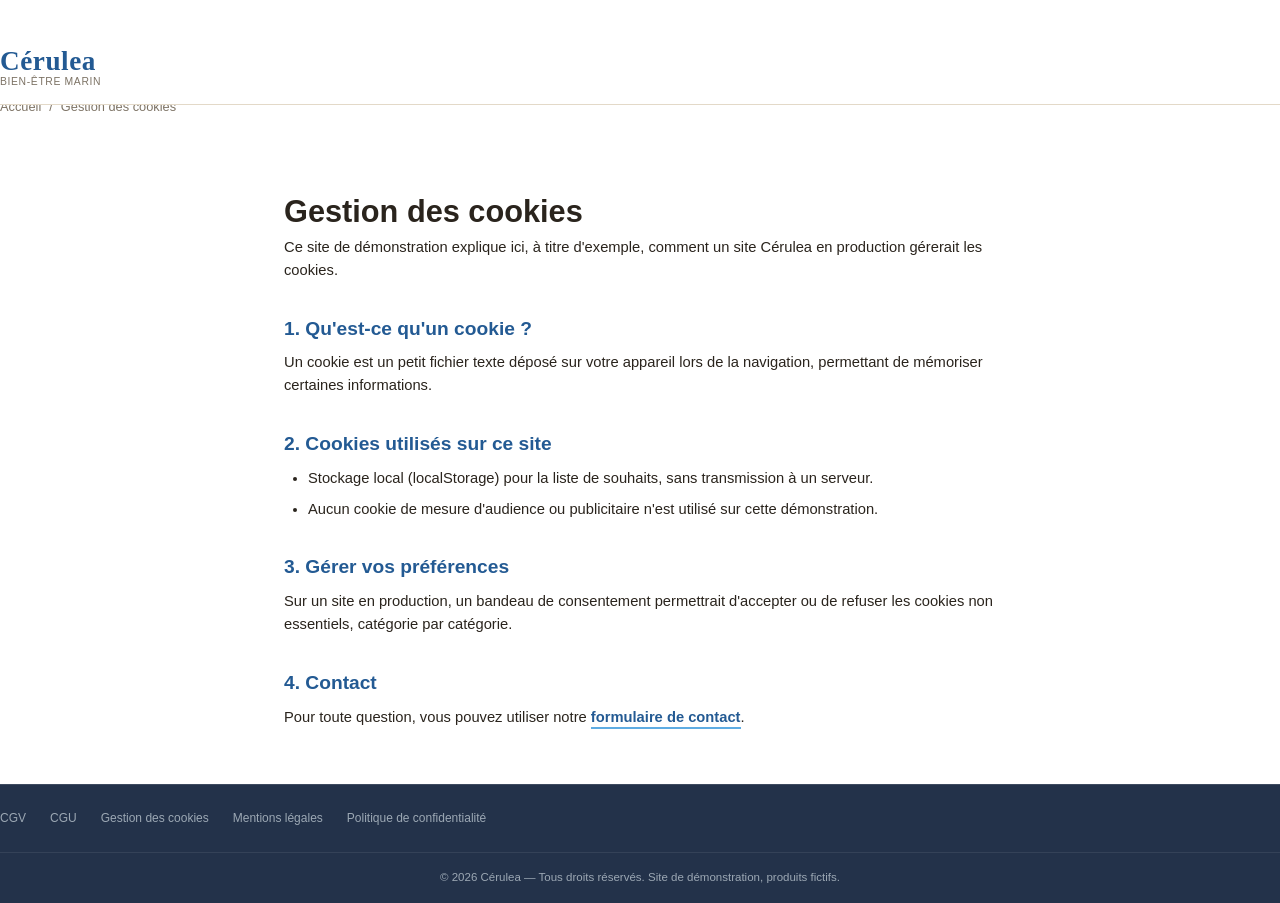
<file: pages/cookies.html>
<!DOCTYPE html>
<html lang="fr">
<head>
<meta charset="UTF-8">
<meta name="viewport" content="width=device-width, initial-scale=1.0">
<title>Gestion des cookies — CÉRULEA</title>
<link rel="icon" href="data:,">
<link rel="stylesheet" href="../css/variables.css">
<link rel="stylesheet" href="../css/base.css">
<link rel="stylesheet" href="../css/layout.css">
<link rel="stylesheet" href="../css/components.css">
<link rel="stylesheet" href="../css/responsive.css">
</head>
<body>
<header class="site-header">
  <div class="container header-inner">
    <a href="../index.html" class="logo">
      <span class="logo-mark">Cérulea</span>
      <span class="logo-baseline">Bien-être marin</span>
    </a>
  </div>
</header>

<main>
  <nav class="breadcrumb container" aria-label="Fil d'ariane">
    <a href="../index.html">Accueil</a> / <span>Gestion des cookies</span>
  </nav>

  <section class="legal-content">
    <h1 class="section-title">Gestion des cookies</h1>
    <p>Ce site de démonstration explique ici, à titre d'exemple, comment un site Cérulea en production gérerait les cookies.</p>

    <h2>1. Qu'est-ce qu'un cookie&nbsp;?</h2>
    <p>Un cookie est un petit fichier texte déposé sur votre appareil lors de la navigation, permettant de mémoriser certaines informations.</p>

    <h2>2. Cookies utilisés sur ce site</h2>
    <ul>
      <li>Stockage local (localStorage) pour la liste de souhaits, sans transmission à un serveur.</li>
      <li>Aucun cookie de mesure d'audience ou publicitaire n'est utilisé sur cette démonstration.</li>
    </ul>

    <h2>3. Gérer vos préférences</h2>
    <p>Sur un site en production, un bandeau de consentement permettrait d'accepter ou de refuser les cookies non essentiels, catégorie par catégorie.</p>

    <h2>4. Contact</h2>
    <p>Pour toute question, vous pouvez utiliser notre <a href="contact.html" class="link-more">formulaire de contact</a>.</p>
  </section>
</main>

<footer class="site-footer">
  <div class="container footer-bottom">
    <div class="footer-legal">
      <a href="cgv.html">CGV</a>
      <a href="cgu.html">CGU</a>
      <a href="cookies.html">Gestion des cookies</a>
      <a href="mentions-legales.html">Mentions légales</a>
      <a href="confidentialite.html">Politique de confidentialité</a>
    </div>
  </div>
  <p class="footer-copyright">© <span data-year></span> Cérulea — Tous droits réservés. Site de démonstration, produits fictifs.</p>
</footer>
<script src="../js/main.js"></script>
</body>
</html>
</file>
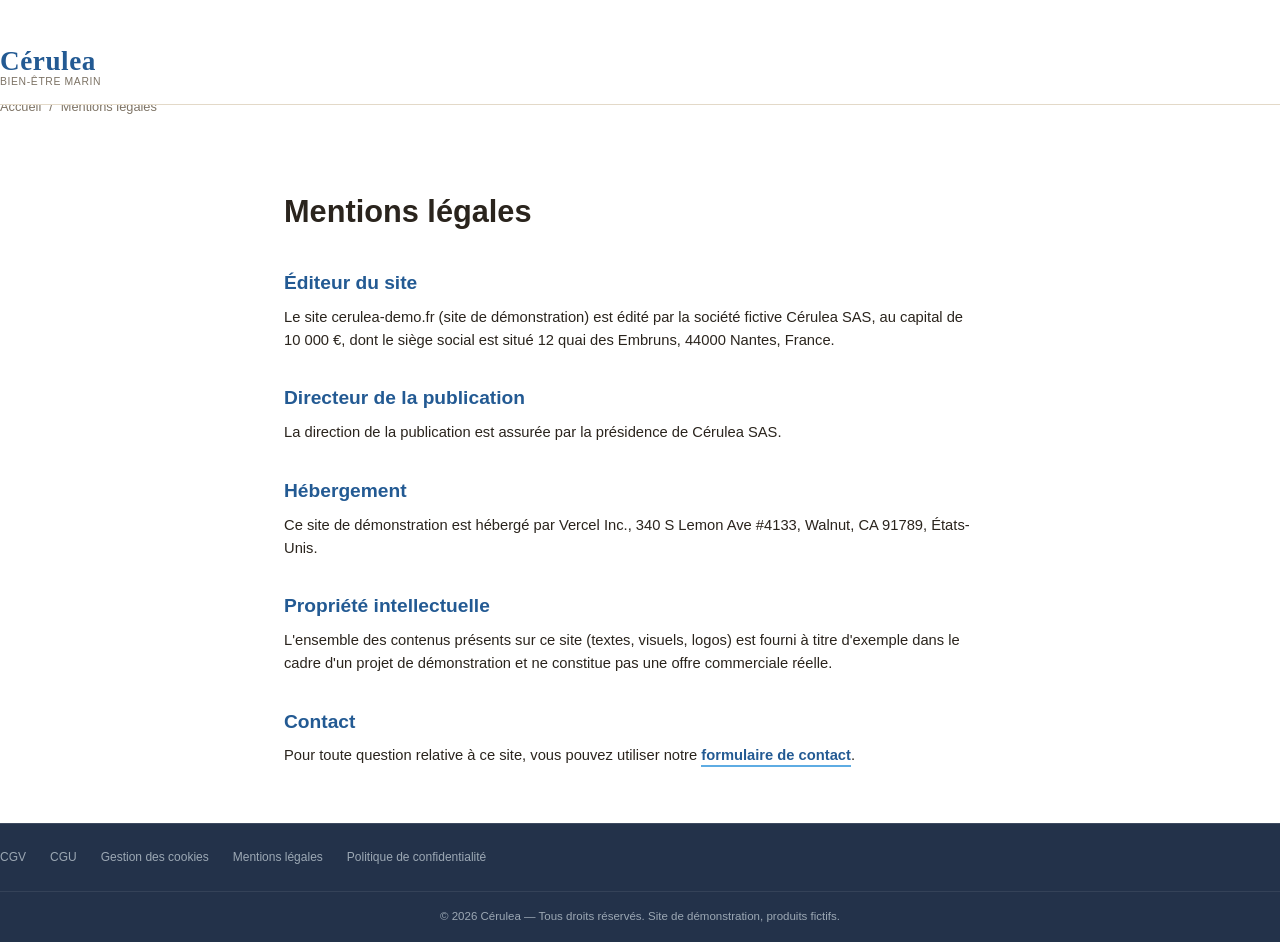
<file: pages/mentions-legales.html>
<!DOCTYPE html>
<html lang="fr">
<head>
<meta charset="UTF-8">
<meta name="viewport" content="width=device-width, initial-scale=1.0">
<title>Mentions légales — CÉRULEA</title>
<link rel="icon" href="data:,">
<link rel="stylesheet" href="../css/variables.css">
<link rel="stylesheet" href="../css/base.css">
<link rel="stylesheet" href="../css/layout.css">
<link rel="stylesheet" href="../css/components.css">
<link rel="stylesheet" href="../css/responsive.css">
</head>
<body>
<header class="site-header">
  <div class="container header-inner">
    <a href="../index.html" class="logo">
      <span class="logo-mark">Cérulea</span>
      <span class="logo-baseline">Bien-être marin</span>
    </a>
  </div>
</header>

<main>
  <nav class="breadcrumb container" aria-label="Fil d'ariane">
    <a href="../index.html">Accueil</a> / <span>Mentions légales</span>
  </nav>

  <section class="legal-content">
    <h1 class="section-title">Mentions légales</h1>

    <h2>Éditeur du site</h2>
    <p>Le site cerulea-demo.fr (site de démonstration) est édité par la société fictive Cérulea SAS, au capital de 10&nbsp;000&nbsp;€, dont le siège social est situé 12 quai des Embruns, 44000 Nantes, France.</p>

    <h2>Directeur de la publication</h2>
    <p>La direction de la publication est assurée par la présidence de Cérulea SAS.</p>

    <h2>Hébergement</h2>
    <p>Ce site de démonstration est hébergé par Vercel Inc., 340 S Lemon Ave #4133, Walnut, CA 91789, États-Unis.</p>

    <h2>Propriété intellectuelle</h2>
    <p>L'ensemble des contenus présents sur ce site (textes, visuels, logos) est fourni à titre d'exemple dans le cadre d'un projet de démonstration et ne constitue pas une offre commerciale réelle.</p>

    <h2>Contact</h2>
    <p>Pour toute question relative à ce site, vous pouvez utiliser notre <a href="contact.html" class="link-more">formulaire de contact</a>.</p>
  </section>
</main>

<footer class="site-footer">
  <div class="container footer-bottom">
    <div class="footer-legal">
      <a href="cgv.html">CGV</a>
      <a href="cgu.html">CGU</a>
      <a href="cookies.html">Gestion des cookies</a>
      <a href="mentions-legales.html">Mentions légales</a>
      <a href="confidentialite.html">Politique de confidentialité</a>
    </div>
  </div>
  <p class="footer-copyright">© <span data-year></span> Cérulea — Tous droits réservés. Site de démonstration, produits fictifs.</p>
</footer>
<script src="../js/main.js"></script>
</body>
</html>
</file>
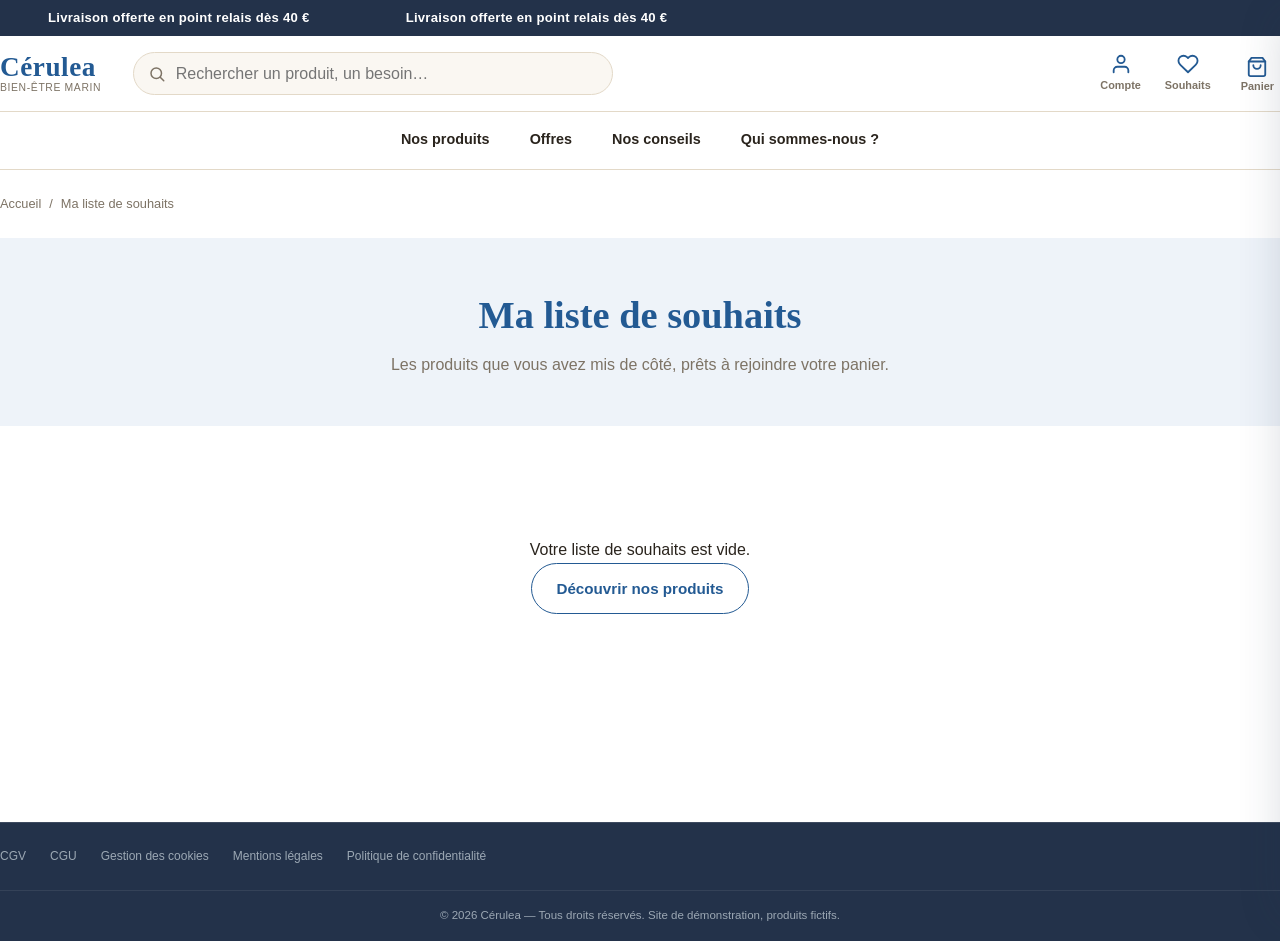
<file: pages/souhaits.html>
<!DOCTYPE html>
<html lang="fr">
<head>
<meta charset="UTF-8">
<meta name="viewport" content="width=device-width, initial-scale=1.0">
<title>Ma liste de souhaits — CÉRULEA</title>
<meta name="description" content="Retrouvez les produits Cérulea que vous avez mis de côté.">
<link rel="icon" href="data:,">
<link rel="stylesheet" href="../css/variables.css">
<link rel="stylesheet" href="../css/base.css">
<link rel="stylesheet" href="../css/layout.css">
<link rel="stylesheet" href="../css/components.css">
<link rel="stylesheet" href="../css/responsive.css">
<style>
  .wishlist-empty { text-align: center; padding: var(--space-6) 0; }
  .wishlist-grid { display: grid; grid-template-columns: repeat(4, 1fr); gap: var(--space-4); padding: var(--space-6) 0; }
  .wishlist-card-remove { position: absolute; top: 12px; right: 12px; width: 34px; height: 34px; border-radius: 50%; border: none; background: #fff; box-shadow: 0 2px 6px rgba(0,0,0,0.12); display: flex; align-items: center; justify-content: center; cursor: pointer; color: var(--c-text); }
  .wishlist-card-remove:hover { color: #B3441F; }
  @media (max-width: 960px) { .wishlist-grid { grid-template-columns: repeat(2, 1fr); } }
  @media (max-width: 560px) { .wishlist-grid { grid-template-columns: 1fr; } }
</style>
</head>
<body>
<a class="skip-link" href="#contenu">Aller au contenu</a>

<div class="announcement-bar">
  <div class="announcement-track">
    <span class="announcement-item">Livraison offerte en point relais dès 40 €</span>
    <span class="announcement-item" aria-hidden="true">Livraison offerte en point relais dès 40 €</span>
  </div>
</div>

<header class="site-header">
  <div class="container header-inner">
    <button class="header-burger" aria-label="Ouvrir le menu" aria-expanded="false"><span></span><span></span><span></span></button>
    <a href="../index.html" class="logo">
      <span class="logo-mark">Cérulea</span>
      <span class="logo-baseline">Bien-être marin</span>
    </a>
    <div class="header-search">
      <svg viewBox="0 0 24 24" fill="none" stroke="currentColor" stroke-width="2" stroke-linecap="round" stroke-linejoin="round"><circle cx="11" cy="11" r="7"/><line x1="21" y1="21" x2="16.65" y2="16.65"/></svg>
      <input type="search" placeholder="Rechercher un produit, un besoin…" aria-label="Rechercher">
    </div>
    <nav class="header-actions" aria-label="Compte et panier">
      <a href="contact.html" class="header-action">
        <svg viewBox="0 0 24 24" fill="none" stroke="currentColor" stroke-width="2" stroke-linecap="round" stroke-linejoin="round"><path d="M20 21v-2a4 4 0 0 0-4-4H8a4 4 0 0 0-4 4v2"/><circle cx="12" cy="7" r="4"/></svg>
        Compte
      </a>
      <a href="souhaits.html" class="header-action">
        <svg viewBox="0 0 24 24" fill="none" stroke="currentColor" stroke-width="2" stroke-linecap="round" stroke-linejoin="round"><path d="M20.8 4.6a5.5 5.5 0 0 0-7.8 0L12 5.6l-1-1a5.5 5.5 0 0 0-7.8 7.8l1 1L12 21l7.8-7.6 1-1a5.5 5.5 0 0 0 0-7.8z"/></svg>
        Souhaits
        <span class="header-action-badge" data-wishlist-count>0</span>
      </a>
      <button type="button" class="header-action" data-cart-toggle>
        <svg viewBox="0 0 24 24" fill="none" stroke="currentColor" stroke-width="2" stroke-linecap="round" stroke-linejoin="round"><path d="M6 2 3 6v14a2 2 0 0 0 2 2h14a2 2 0 0 0 2-2V6l-3-4Z"/><path d="M3 6h18"/><path d="M16 10a4 4 0 0 1-8 0"/></svg>
        Panier
        <span class="header-action-badge" data-cart-count>0</span>
      </button>
    </nav>
  </div>
  <nav class="main-nav" aria-label="Navigation principale">
    <div class="container">
      <ul class="main-nav-list">
        <li class="main-nav-item"><a href="categorie.html?cat=complements" class="main-nav-link">Nos produits</a></li>
        <li class="main-nav-item"><a href="categorie.html?cat=offres" class="main-nav-link">Offres</a></li>
        <li class="main-nav-item"><a href="blog.html" class="main-nav-link">Nos conseils</a></li>
        <li class="main-nav-item"><a href="contact.html" class="main-nav-link">Qui sommes-nous&nbsp;?</a></li>
      </ul>
    </div>
  </nav>
</header>

<main id="contenu">
  <nav class="breadcrumb container" aria-label="Fil d'ariane">
    <a href="../index.html">Accueil</a> / <span>Ma liste de souhaits</span>
  </nav>

  <section class="page-hero">
    <div class="container">
      <h1>Ma liste de souhaits</h1>
      <p>Les produits que vous avez mis de côté, prêts à rejoindre votre panier.</p>
    </div>
  </section>

  <section class="section">
    <div class="container" data-wishlist-empty hidden>
      <div class="wishlist-empty">
        <p>Votre liste de souhaits est vide.</p>
        <a href="categorie.html?cat=nouveautes" class="btn btn--outline-blue">Découvrir nos produits</a>
      </div>
    </div>

    <div class="container wishlist-grid" data-wishlist-grid></div>
  </section>
</main>

<footer class="site-footer">
  <div class="container footer-bottom">
    <div class="footer-legal">
      <a href="cgv.html">CGV</a>
      <a href="cgu.html">CGU</a>
      <a href="cookies.html">Gestion des cookies</a>
      <a href="mentions-legales.html">Mentions légales</a>
      <a href="confidentialite.html">Politique de confidentialité</a>
    </div>
  </div>
  <p class="footer-copyright">© <span data-year></span> Cérulea — Tous droits réservés. Site de démonstration, produits fictifs.</p>
</footer>

<div class="cart-overlay" data-cart-overlay hidden></div>
<aside class="cart-drawer" data-cart-drawer aria-hidden="true">
  <div class="cart-drawer-header">
    <h2>Votre panier</h2>
    <button type="button" class="cart-drawer-close" data-cart-close aria-label="Fermer le panier">&times;</button>
  </div>
  <div class="cart-drawer-body" data-cart-body></div>
  <div class="cart-drawer-footer" data-cart-footer hidden>
    <div class="cart-drawer-subtotal">
      <span>Sous-total</span>
      <span data-cart-subtotal>0,00&nbsp;€</span>
    </div>
    <a href="commande.html" class="btn btn--primary btn--block">Commander</a>
  </div>
</aside>

<script src="../js/main.js"></script>
<script src="../js/products.js"></script>
<script src="../js/wishlist.js"></script>
<script src="../js/cart.js"></script>
<script src="../js/search.js"></script>
<script>
(() => {
  const WISHLIST_KEY = "cerulea-wishlist";

  const getWishlist = () => {
    try {
      return JSON.parse(localStorage.getItem(WISHLIST_KEY)) || [];
    } catch {
      return [];
    }
  };

  const saveWishlist = (ids) => {
    localStorage.setItem(WISHLIST_KEY, JSON.stringify(ids));
  };

  const emptyEl = document.querySelector("[data-wishlist-empty]");
  const gridEl = document.querySelector("[data-wishlist-grid]");

  const render = () => {
    const ids = getWishlist().filter((id) => CERULEA_PRODUCTS[id]);

    if (ids.length === 0) {
      emptyEl.hidden = false;
      gridEl.innerHTML = "";
      return;
    }
    emptyEl.hidden = true;

    gridEl.innerHTML = ids
      .map((id) => {
        const product = CERULEA_PRODUCTS[id];
        return `
          <article class="product-card">
            <div class="product-card-media">
              <button type="button" class="wishlist-card-remove" data-wishlist-remove="${id}" aria-label="Retirer des souhaits">
                <svg width="18" height="18" viewBox="0 0 24 24" fill="none" stroke="currentColor" stroke-width="2"><path d="M18 6 6 18M6 6l12 12"/></svg>
              </button>
              <a href="produit.html?id=${id}"><img src="${product.img}" alt="${product.name}" loading="lazy" width="400" height="400"></a>
            </div>
            <div class="product-card-body">
              <span class="product-card-category">${product.cat}</span>
              <h3 class="product-card-title"><a href="produit.html?id=${id}">${product.name}</a></h3>
              <div class="product-card-prices">
                <span class="price-current">${product.price}</span>
                ${product.old ? `<span class="price-old">${product.old}</span>` : ""}
              </div>
            </div>
            <button class="btn btn--outline-blue btn--sm btn--block product-card-add" data-product-id="${id}">Ajouter au panier</button>
          </article>`;
      })
      .join("");
  };

  gridEl.addEventListener("click", (e) => {
    const removeBtn = e.target.closest("[data-wishlist-remove]");
    if (!removeBtn) return;

    const id = removeBtn.getAttribute("data-wishlist-remove");
    const ids = getWishlist().filter((item) => item !== id);
    saveWishlist(ids);
    document.querySelectorAll("[data-wishlist-count]").forEach((el) => {
      el.textContent = String(ids.length);
      el.style.display = ids.length > 0 ? "flex" : "none";
    });
    render();
  });

  render();
})();
</script>
</body>
</html>
</file>
<file: css/variables.css>
/* ==========================================================================
   CÉRULEA — Variables globales (palette, typo, espacements, ombres)
   ========================================================================== */

:root {
  /* --- Neutres (chauds) --- */
  --white: #FFFFFF;
  --gray-50: #FAF7F2;
  --gray-100: #F1EAE0;
  --gray-border: #E3D9C8;
  --text-primary: #2A241D;
  --text-muted: #7D7365;

  /* --- Bleus de marque (adoucis) --- */
  --blue-950: #23324A;
  --blue-900: #2E4468;
  --blue-700: #235A93;
  --blue-500: #2F6BB0;
  --blue-300: #5EACE3;
  --blue-100: #EEF3F9;
  --blue-50: #FAF8F4;

  /* --- Tokens sémantiques --- */
  --c-bg: var(--white);
  --c-bg-alt: var(--gray-50);
  --c-section-accent: var(--blue-100);
  --c-section-accent-soft: var(--blue-50);
  --c-primary: var(--blue-700);
  --c-primary-hover: var(--blue-900);
  --c-secondary: var(--blue-500);
  --c-accent: var(--blue-300);
  --c-text: var(--text-primary);
  --c-text-muted: var(--text-muted);
  --c-border: var(--gray-border);
  --c-white: var(--white);
  --c-badge-bg: var(--blue-700);
  --c-badge-text: var(--white);
  --c-price-strike: var(--text-muted);
  --c-footer-bg: var(--blue-950);
  --c-footer-text: var(--blue-100);
  --c-footer-text-muted: #9CA8B4;

  /* --- Typographie --- */
  --font-base: "Segoe UI", -apple-system, BlinkMacSystemFont, "Helvetica Neue", Arial, sans-serif;
  --font-display: Georgia, "Times New Roman", serif;

  /* --- Rayons --- */
  --radius-sm: 6px;
  --radius-md: 12px;
  --radius-lg: 20px;
  --radius-pill: 999px;

  /* --- Ombres --- */
  --shadow-sm: 0 1px 3px rgba(35, 90, 147, 0.08);
  --shadow-md: 0 6px 20px rgba(35, 90, 147, 0.12);
  --shadow-lg: 0 16px 40px rgba(35, 50, 74, 0.16);

  /* --- Espacements --- */
  --space-1: 4px;
  --space-2: 8px;
  --space-3: 16px;
  --space-4: 24px;
  --space-5: 32px;
  --space-6: 48px;
  --space-7: 64px;
  --space-8: 96px;

  /* --- Conteneur --- */
  --container-max: 1280px;

  /* --- Transitions --- */
  --transition-fast: 0.15s ease;
  --transition-base: 0.25s ease;
}
</file>
<file: css/base.css>
/* ==========================================================================
   CÉRULEA — Reset et styles de base
   ========================================================================== */

*,
*::before,
*::after {
  box-sizing: border-box;
}

html {
  scroll-behavior: smooth;
}

body {
  margin: 0;
  font-family: var(--font-base);
  color: var(--c-text);
  background: var(--c-bg);
  line-height: 1.55;
  -webkit-font-smoothing: antialiased;
}

img {
  max-width: 100%;
  display: block;
}

a {
  color: inherit;
  text-decoration: none;
}

ul,
ol {
  margin: 0;
  padding: 0;
  list-style: none;
}

h1,
h2,
h3,
h4,
p {
  margin: 0;
}

button,
input,
select,
textarea {
  font-family: inherit;
  font-size: inherit;
  color: inherit;
}

button {
  cursor: pointer;
  border: none;
  background: none;
}

.container {
  width: 100%;
  max-width: var(--container-max);
  margin: 0 auto;
  padding: 0 var(--space-4);
}

.section {
  padding: var(--space-7) 0;
}

.section--accent {
  background: var(--c-section-accent);
}

.section--alt {
  background: var(--c-bg-alt);
}

.section-head {
  display: flex;
  align-items: flex-end;
  justify-content: space-between;
  gap: var(--space-4);
  margin-bottom: var(--space-5);
  flex-wrap: wrap;
}

.section-eyebrow {
  display: block;
  font-size: 0.8rem;
  font-weight: 700;
  letter-spacing: 0.08em;
  text-transform: uppercase;
  color: var(--c-secondary);
  margin-bottom: var(--space-2);
}

.section-title {
  font-size: clamp(1.5rem, 2.4vw, 2.1rem);
  font-weight: 700;
  color: var(--c-text);
}

.section-subtitle {
  color: var(--c-text-muted);
  font-size: 1rem;
  margin-top: var(--space-2);
  max-width: 60ch;
}

.link-more {
  color: var(--c-primary);
  font-weight: 600;
  white-space: nowrap;
  border-bottom: 2px solid var(--c-accent);
  padding-bottom: 2px;
  transition: color var(--transition-fast);
}

.link-more:hover {
  color: var(--c-primary-hover);
}

.visually-hidden {
  position: absolute;
  width: 1px;
  height: 1px;
  overflow: hidden;
  clip: rect(0 0 0 0);
  white-space: nowrap;
}

.skip-link {
  position: absolute;
  left: -999px;
  top: 0;
  background: var(--c-primary);
  color: var(--c-white);
  padding: var(--space-2) var(--space-3);
  z-index: 999;
  border-radius: 0 0 var(--radius-sm) 0;
}

.skip-link:focus {
  left: 0;
}

/* --- Boutons --- */
.btn {
  display: inline-flex;
  align-items: center;
  justify-content: center;
  gap: var(--space-2);
  padding: 0.85em 1.6em;
  border-radius: var(--radius-pill);
  font-weight: 600;
  font-size: 0.95rem;
  transition: background var(--transition-fast), color var(--transition-fast), transform var(--transition-fast);
}

.btn:active {
  transform: scale(0.98);
}

.btn--primary {
  background: var(--c-primary);
  color: var(--c-white);
}

.btn--primary:hover {
  background: var(--c-primary-hover);
}

.btn--outline {
  background: transparent;
  color: var(--c-white);
  border: 1.5px solid var(--c-white);
}

.btn--outline:hover {
  background: rgba(255, 255, 255, 0.15);
}

.btn--outline-blue {
  background: transparent;
  color: var(--c-primary);
  border: 1.5px solid var(--c-primary);
}

.btn--outline-blue:hover {
  background: var(--c-section-accent);
}

.btn--sm {
  padding: 0.55em 1.1em;
  font-size: 0.85rem;
}

.btn--block {
  width: 100%;
}
</file>
<file: css/layout.css>
/* ==========================================================================
   CÉRULEA — Structures de mise en page réutilisables
   ========================================================================== */

/* --- Grille de cartes (solutions, blog) --- */
.grid {
  display: grid;
  gap: var(--space-4);
}

.grid--3 {
  grid-template-columns: repeat(3, 1fr);
}

.grid--4 {
  grid-template-columns: repeat(4, 1fr);
}

.grid--6 {
  grid-template-columns: repeat(6, 1fr);
}

/* --- Piste de carrousel (scroll horizontal natif) --- */
.carousel {
  position: relative;
}

.carousel-track {
  display: flex;
  gap: var(--space-4);
  overflow-x: auto;
  scroll-snap-type: x mandatory;
  padding-bottom: var(--space-2);
  scrollbar-width: thin;
  scrollbar-color: var(--c-secondary) var(--c-bg-alt);
  /* Estompe la carte suivante coupée en bord de piste plutôt que de la trancher net */
  -webkit-mask-image: linear-gradient(to right, black calc(100% - 110px), transparent 100%);
  mask-image: linear-gradient(to right, black calc(100% - 110px), transparent 100%);
}

.carousel-track::-webkit-scrollbar {
  height: 8px;
}

.carousel-track::-webkit-scrollbar-thumb {
  background: var(--blue-300);
  border-radius: var(--radius-pill);
}

.carousel-track::-webkit-scrollbar-track {
  background: var(--c-bg-alt);
  border-radius: var(--radius-pill);
}

.carousel-track > * {
  scroll-snap-align: start;
  flex: 0 0 auto;
}

.carousel-nav {
  display: flex;
  gap: var(--space-2);
}

.carousel-nav-btn {
  width: 42px;
  height: 42px;
  border-radius: 50%;
  background: var(--c-white);
  border: 1.5px solid var(--c-border);
  display: flex;
  align-items: center;
  justify-content: center;
  transition: background var(--transition-fast), border-color var(--transition-fast);
}

.carousel-nav-btn:hover {
  background: var(--c-section-accent);
  border-color: var(--c-secondary);
}

.carousel-nav-btn svg {
  width: 18px;
  height: 18px;
  stroke: var(--c-primary);
}

/* --- Bandes horizontales scrollables (chips besoins) --- */
.chip-row {
  display: flex;
  gap: var(--space-3);
  overflow-x: auto;
  padding-bottom: var(--space-2);
}

.chip-row::-webkit-scrollbar {
  height: 6px;
}

.chip-row::-webkit-scrollbar-thumb {
  background: var(--blue-300);
  border-radius: var(--radius-pill);
}

@media (max-width: 1100px) {
  .grid--4 {
    grid-template-columns: repeat(2, 1fr);
  }
  .grid--6 {
    grid-template-columns: repeat(3, 1fr);
  }
  .grid--3 {
    grid-template-columns: repeat(2, 1fr);
  }
}

@media (max-width: 640px) {
  .grid--4,
  .grid--6,
  .grid--3 {
    grid-template-columns: repeat(2, 1fr);
  }
}
</file>
<file: css/components.css>
/* ==========================================================================
   CÉRULEA — Composants
   ========================================================================== */

/* --------------------------------------------------------------------------
   1. Bandeau d'annonce défilant
   -------------------------------------------------------------------------- */
.announcement-bar {
  background: var(--blue-950);
  color: var(--c-white);
  overflow: hidden;
  position: sticky;
  top: 0;
  z-index: 60;
}

.announcement-track {
  display: flex;
  width: max-content;
  animation: announcement-scroll 22s linear infinite;
}

.announcement-track:hover {
  animation-play-state: paused;
}

.announcement-item {
  padding: var(--space-2) var(--space-6);
  font-size: 0.82rem;
  font-weight: 600;
  letter-spacing: 0.02em;
  white-space: nowrap;
  display: flex;
  align-items: center;
  gap: var(--space-2);
}

.announcement-item svg {
  width: 14px;
  height: 14px;
  stroke: var(--blue-300);
  flex-shrink: 0;
}

@keyframes announcement-scroll {
  from {
    transform: translateX(0);
  }
  to {
    transform: translateX(-50%);
  }
}

/* --------------------------------------------------------------------------
   2. Header
   -------------------------------------------------------------------------- */
.site-header {
  position: sticky;
  top: 32px;
  z-index: 50;
  background: var(--c-white);
  border-bottom: 1px solid var(--c-border);
}

.header-inner {
  display: flex;
  align-items: center;
  gap: var(--space-5);
  padding: var(--space-3) 0;
}

.logo {
  display: flex;
  flex-direction: column;
  line-height: 1;
  flex-shrink: 0;
}

.logo-mark {
  font-family: var(--font-display);
  font-size: 1.7rem;
  font-weight: 700;
  color: var(--c-primary);
  letter-spacing: 0.02em;
}

.logo-baseline {
  font-size: 0.65rem;
  color: var(--c-text-muted);
  letter-spacing: 0.06em;
  text-transform: uppercase;
  margin-top: 2px;
}

.header-search {
  flex: 1;
  max-width: 480px;
  position: relative;
}

.header-search input {
  width: 100%;
  padding: 0.7em 1em 0.7em 2.6em;
  border-radius: var(--radius-pill);
  border: 1.5px solid var(--c-border);
  background: var(--c-bg-alt);
  transition: border-color var(--transition-fast);
}

.header-search input:focus {
  outline: none;
  border-color: var(--c-secondary);
  background: var(--c-white);
}

.header-search svg {
  position: absolute;
  left: 0.9em;
  top: 50%;
  transform: translateY(-50%);
  width: 18px;
  height: 18px;
  stroke: var(--c-text-muted);
}

.search-results {
  position: absolute;
  top: calc(100% + var(--space-2));
  left: 0;
  right: 0;
  background: var(--c-white);
  border: 1px solid var(--c-border);
  border-radius: var(--radius-md);
  box-shadow: var(--shadow-lg);
  padding: var(--space-2);
  z-index: 70;
  max-height: 70vh;
  overflow-y: auto;
}

.search-result-item {
  display: flex;
  align-items: center;
  gap: var(--space-3);
  padding: var(--space-2);
  border-radius: var(--radius-sm);
  transition: background var(--transition-fast);
}

.search-result-item:hover {
  background: var(--c-section-accent);
}

.search-result-item img {
  width: 44px;
  height: 44px;
  border-radius: var(--radius-sm);
  object-fit: cover;
  flex-shrink: 0;
}

.search-result-name {
  display: block;
  font-size: 0.88rem;
  font-weight: 600;
  color: var(--c-text);
}

.search-result-meta {
  display: block;
  font-size: 0.76rem;
  color: var(--c-text-muted);
  margin-top: 2px;
}

.search-results-empty {
  padding: var(--space-3);
  font-size: 0.88rem;
  color: var(--c-text-muted);
  text-align: center;
}

.search-results-empty a {
  display: block;
  margin-top: var(--space-2);
  color: var(--c-primary);
  font-weight: 600;
}

.header-actions {
  display: flex;
  align-items: center;
  gap: var(--space-4);
  margin-left: auto;
}

.header-action {
  position: relative;
  display: flex;
  flex-direction: column;
  align-items: center;
  gap: 2px;
  font-size: 0.68rem;
  color: var(--c-text-muted);
  font-weight: 600;
}

.header-action svg {
  width: 22px;
  height: 22px;
  stroke: var(--c-primary);
}

.header-action:hover svg {
  stroke: var(--c-primary-hover);
}

.header-action-badge {
  position: absolute;
  top: -4px;
  right: -8px;
  background: var(--c-primary);
  color: var(--c-white);
  font-size: 0.62rem;
  font-weight: 700;
  min-width: 16px;
  height: 16px;
  border-radius: var(--radius-pill);
  display: flex;
  align-items: center;
  justify-content: center;
  padding: 0 3px;
}

.header-burger {
  display: none;
  width: 28px;
  height: 22px;
  position: relative;
  flex-direction: column;
  justify-content: space-between;
}

.header-burger span {
  display: block;
  height: 2.5px;
  width: 100%;
  background: var(--c-primary);
  border-radius: 2px;
}

/* --------------------------------------------------------------------------
   3. Navigation principale + Mega-menu
   -------------------------------------------------------------------------- */
.main-nav {
  border-top: 1px solid var(--c-border);
}

.main-nav-list {
  display: flex;
  justify-content: center;
  gap: var(--space-5);
}

.main-nav-item {
  position: relative;
}

.main-nav-link {
  display: block;
  padding: var(--space-3) var(--space-1);
  font-weight: 600;
  font-size: 0.9rem;
  color: var(--c-text);
  border-bottom: 3px solid transparent;
  transition: color var(--transition-fast), border-color var(--transition-fast);
}

.main-nav-item:hover .main-nav-link,
.main-nav-link[aria-expanded="true"] {
  color: var(--c-primary);
  border-color: var(--c-primary);
}

.mega-menu {
  position: absolute;
  top: 100%;
  left: 50%;
  transform: translateX(-50%);
  width: min(920px, 90vw);
  background: var(--c-white);
  border: 1px solid var(--c-border);
  border-radius: var(--radius-md);
  box-shadow: var(--shadow-lg);
  padding: var(--space-5);
  display: none;
  gap: var(--space-5);
  z-index: 40;
}

.main-nav-item.is-open .mega-menu {
  display: grid;
  grid-template-columns: repeat(3, 1fr) 1.2fr;
}

.mega-menu-col-title {
  font-size: 0.72rem;
  font-weight: 700;
  letter-spacing: 0.06em;
  text-transform: uppercase;
  color: var(--c-secondary);
  margin-bottom: var(--space-3);
}

.mega-menu-links li {
  margin-bottom: var(--space-2);
}

.mega-menu-links a {
  font-size: 0.88rem;
  color: var(--c-text);
  transition: color var(--transition-fast);
}

.mega-menu-links a:hover {
  color: var(--c-primary);
}

.mega-menu-highlight {
  background: var(--c-section-accent);
  border-radius: var(--radius-md);
  padding: var(--space-3);
}

.mega-menu-highlight img {
  border-radius: var(--radius-sm);
  margin-bottom: var(--space-2);
  aspect-ratio: 4/3;
  object-fit: cover;
}

.mega-menu-highlight-title {
  font-weight: 700;
  font-size: 0.9rem;
  margin-bottom: var(--space-1);
}

.mega-menu-highlight-text {
  font-size: 0.8rem;
  color: var(--c-text-muted);
  margin-bottom: var(--space-2);
}

/* --------------------------------------------------------------------------
   4. Hero
   -------------------------------------------------------------------------- */
.hero-grid {
  display: grid;
  grid-template-columns: 1.6fr 1fr;
  gap: var(--space-4);
}

.hero-banner {
  position: relative;
  border-radius: var(--radius-lg);
  overflow: hidden;
  min-height: 380px;
  display: flex;
  align-items: center;
  color: var(--c-white);
}

.hero-banner picture,
.hero-banner img {
  position: absolute;
  inset: 0;
  width: 100%;
  height: 100%;
  object-fit: cover;
  z-index: 0;
}

.hero-banner picture img {
  position: static;
}

.hero-banner::after {
  content: "";
  position: absolute;
  inset: 0;
  background: linear-gradient(120deg, rgba(35, 50, 74, 0.75), rgba(35, 90, 147, 0.35));
  z-index: 1;
}

.hero-banner--secondary {
  min-height: 180px;
}

.hero-content {
  position: relative;
  z-index: 2;
  padding: var(--space-6);
  max-width: 420px;
}

.hero-eyebrow {
  display: inline-block;
  background: rgba(255, 255, 255, 0.18);
  padding: 0.3em 0.9em;
  border-radius: var(--radius-pill);
  font-size: 0.75rem;
  font-weight: 700;
  letter-spacing: 0.04em;
  margin-bottom: var(--space-3);
}

.hero-title {
  font-family: var(--font-display);
  font-size: clamp(1.6rem, 3vw, 2.4rem);
  font-weight: 700;
  margin-bottom: var(--space-3);
  line-height: 1.15;
}

.hero-text {
  font-size: 0.95rem;
  opacity: 0.92;
  margin-bottom: var(--space-4);
}

.hero-secondary-stack {
  display: flex;
  flex-direction: column;
  gap: var(--space-4);
}

/* --------------------------------------------------------------------------
   5. Carte produit
   -------------------------------------------------------------------------- */
.product-card {
  width: 240px;
  background: var(--c-white);
  border: 1px solid var(--c-border);
  border-radius: var(--radius-md);
  overflow: hidden;
  display: flex;
  flex-direction: column;
  transition: box-shadow var(--transition-base), transform var(--transition-base);
}

.product-card:hover {
  box-shadow: var(--shadow-md);
  transform: translateY(-3px);
}

.product-card-media {
  position: relative;
  aspect-ratio: 1/1;
  background: var(--c-section-accent);
}

.product-card-media img {
  width: 100%;
  height: 100%;
  object-fit: cover;
}

.product-badge {
  position: absolute;
  top: var(--space-2);
  left: var(--space-2);
  background: var(--c-badge-bg);
  color: var(--c-badge-text);
  font-size: 0.7rem;
  font-weight: 700;
  padding: 0.35em 0.7em;
  border-radius: var(--radius-pill);
}

.wishlist-btn {
  position: absolute;
  top: var(--space-2);
  right: var(--space-2);
  width: 34px;
  height: 34px;
  border-radius: 50%;
  background: rgba(255, 255, 255, 0.92);
  display: flex;
  align-items: center;
  justify-content: center;
  transition: background var(--transition-fast);
}

.wishlist-btn svg {
  width: 17px;
  height: 17px;
  stroke: var(--c-primary);
  fill: none;
  transition: fill var(--transition-fast);
}

.wishlist-btn:hover {
  background: var(--c-white);
}

.wishlist-btn.is-active svg {
  fill: var(--c-primary);
}

.product-card-body {
  padding: var(--space-3);
  display: flex;
  flex-direction: column;
  gap: var(--space-1);
  flex: 1;
}

.product-card-category {
  font-size: 0.68rem;
  color: var(--c-secondary);
  font-weight: 700;
  text-transform: uppercase;
  letter-spacing: 0.04em;
}

.product-card-title {
  font-size: 0.92rem;
  font-weight: 600;
  color: var(--c-text);
  line-height: 1.3;
}

.product-card-rating {
  display: flex;
  align-items: center;
  gap: 4px;
  font-size: 0.75rem;
  color: var(--c-text-muted);
}

.product-card-rating svg {
  width: 13px;
  height: 13px;
  fill: var(--blue-300);
  stroke: none;
}

.product-card-prices {
  margin-top: auto;
  padding-top: var(--space-2);
  display: flex;
  align-items: baseline;
  gap: var(--space-2);
}

.price-current {
  font-size: 1.05rem;
  font-weight: 700;
  color: var(--c-primary);
}

.price-old {
  font-size: 0.82rem;
  color: var(--c-price-strike);
  text-decoration: line-through;
}

.product-card-add {
  margin: 0 var(--space-3) var(--space-3);
}

/* --------------------------------------------------------------------------
   6. Section thématique
   -------------------------------------------------------------------------- */
.theme-banner {
  border-radius: var(--radius-lg);
  background: linear-gradient(120deg, var(--blue-900), var(--blue-700));
  color: var(--c-white);
  padding: var(--space-6);
  display: grid;
  grid-template-columns: 1fr 1fr;
  align-items: center;
  gap: var(--space-5);
  overflow: hidden;
}

.theme-banner-text .hero-eyebrow {
  background: rgba(255, 255, 255, 0.16);
}

.theme-banner-image {
  border-radius: var(--radius-md);
  overflow: hidden;
}

/* --------------------------------------------------------------------------
   7. Avis clients
   -------------------------------------------------------------------------- */
.review-card {
  width: 300px;
  background: var(--c-white);
  border: 1px solid var(--c-border);
  border-radius: var(--radius-md);
  padding: var(--space-4);
  display: flex;
  flex-direction: column;
  gap: var(--space-2);
}

.review-stars {
  display: flex;
  gap: 3px;
}

.review-stars svg {
  width: 15px;
  height: 15px;
  fill: var(--blue-300);
}

.review-text {
  font-size: 0.9rem;
  color: var(--c-text);
  line-height: 1.5;
}

.review-author {
  display: flex;
  align-items: center;
  gap: var(--space-2);
  margin-top: var(--space-2);
}

.review-avatar {
  width: 36px;
  height: 36px;
  border-radius: 50%;
  background: var(--c-section-accent);
  color: var(--c-primary);
  font-weight: 700;
  font-size: 0.85rem;
  display: flex;
  align-items: center;
  justify-content: center;
}

.review-name {
  font-size: 0.82rem;
  font-weight: 700;
}

.review-meta {
  font-size: 0.72rem;
  color: var(--c-text-muted);
}

/* --------------------------------------------------------------------------
   8. Grille "nos solutions"
   -------------------------------------------------------------------------- */
.solution-card {
  position: relative;
  border-radius: var(--radius-md);
  overflow: hidden;
  aspect-ratio: 4/5;
  color: var(--c-white);
  display: flex;
  align-items: flex-end;
}

.solution-card img {
  position: absolute;
  inset: 0;
  width: 100%;
  height: 100%;
  object-fit: cover;
}

.solution-card::after {
  content: "";
  position: absolute;
  inset: 0;
  background: linear-gradient(0deg, rgba(35, 50, 74, 0.82), rgba(35, 50, 74, 0.05) 60%);
}

.solution-card-body {
  position: relative;
  z-index: 1;
  padding: var(--space-3);
}

.solution-card-title {
  font-weight: 700;
  font-size: 1rem;
  margin-bottom: 4px;
}

.solution-card-link {
  font-size: 0.78rem;
  border-bottom: 1px solid rgba(255, 255, 255, 0.6);
}

/* --------------------------------------------------------------------------
   9. Bandeau de valeurs / réassurance
   -------------------------------------------------------------------------- */
.values-grid,
.trust-grid {
  display: grid;
  grid-template-columns: repeat(4, 1fr);
  gap: var(--space-4);
}

.value-item,
.trust-item {
  display: flex;
  flex-direction: column;
  align-items: center;
  text-align: center;
  gap: var(--space-2);
  padding: var(--space-3);
}

.value-icon,
.trust-icon {
  width: 52px;
  height: 52px;
  border-radius: 50%;
  background: var(--c-section-accent);
  display: flex;
  align-items: center;
  justify-content: center;
}

.value-icon svg,
.trust-icon svg {
  width: 24px;
  height: 24px;
  stroke: var(--c-primary);
}

.value-title,
.trust-title {
  font-weight: 700;
  font-size: 0.9rem;
}

.value-text,
.trust-text {
  font-size: 0.8rem;
  color: var(--c-text-muted);
}

.trust-band {
  background: var(--c-section-accent);
}

/* --------------------------------------------------------------------------
   10. Chips besoins
   -------------------------------------------------------------------------- */
.chip {
  display: flex;
  align-items: center;
  gap: var(--space-2);
  padding: 0.6em 1.2em;
  border-radius: var(--radius-pill);
  background: var(--c-white);
  border: 1.5px solid var(--c-border);
  font-size: 0.85rem;
  font-weight: 600;
  white-space: nowrap;
  transition: background var(--transition-fast), border-color var(--transition-fast), color var(--transition-fast);
}

.chip:hover {
  background: var(--c-primary);
  border-color: var(--c-primary);
  color: var(--c-white);
}

/* --------------------------------------------------------------------------
   11. Bloc conseils / blog
   -------------------------------------------------------------------------- */
.article-card {
  background: var(--c-white);
  border: 1px solid var(--c-border);
  border-radius: var(--radius-md);
  overflow: hidden;
  display: flex;
  flex-direction: column;
}

.article-card-media {
  aspect-ratio: 16/10;
  overflow: hidden;
}

.article-card-media img {
  width: 100%;
  height: 100%;
  object-fit: cover;
  transition: transform var(--transition-base);
}

.article-card:hover .article-card-media img {
  transform: scale(1.05);
}

.article-card-body {
  padding: var(--space-4);
  display: flex;
  flex-direction: column;
  gap: var(--space-2);
}

.article-card-tag {
  font-size: 0.7rem;
  font-weight: 700;
  text-transform: uppercase;
  letter-spacing: 0.04em;
  color: var(--c-secondary);
}

.article-card-title {
  font-size: 1.05rem;
  font-weight: 700;
  line-height: 1.3;
}

.article-card-excerpt {
  font-size: 0.85rem;
  color: var(--c-text-muted);
}

.article-card-link {
  margin-top: var(--space-2);
  font-size: 0.85rem;
  font-weight: 700;
  color: var(--c-primary);
  display: inline-flex;
  align-items: center;
  gap: 4px;
}

/* --------------------------------------------------------------------------
   12. Newsletter
   -------------------------------------------------------------------------- */
.newsletter {
  background: linear-gradient(120deg, var(--blue-700), var(--blue-500));
  border-radius: var(--radius-lg);
  color: var(--c-white);
  padding: var(--space-6);
  display: grid;
  grid-template-columns: 1.2fr 1fr;
  align-items: center;
  gap: var(--space-5);
}

.newsletter-title {
  font-family: var(--font-display);
  font-size: clamp(1.4rem, 2.4vw, 1.9rem);
  margin-bottom: var(--space-2);
}

.newsletter-text {
  font-size: 0.92rem;
  opacity: 0.92;
}

.newsletter-form {
  display: flex;
  gap: var(--space-2);
}

.newsletter-form input {
  flex: 1;
  padding: 0.9em 1.2em;
  border-radius: var(--radius-pill);
  border: none;
}

.newsletter-form input:focus {
  outline: 3px solid rgba(255, 255, 255, 0.5);
}

.newsletter-note {
  font-size: 0.72rem;
  opacity: 0.8;
  margin-top: var(--space-2);
}

.newsletter-feedback {
  font-size: 0.85rem;
  font-weight: 700;
  margin-top: var(--space-2);
  min-height: 1.2em;
}

/* --------------------------------------------------------------------------
   13. Footer
   -------------------------------------------------------------------------- */
.site-footer {
  background: var(--c-footer-bg);
  color: var(--c-footer-text);
}

.footer-top {
  padding: var(--space-7) 0 var(--space-5);
  display: grid;
  grid-template-columns: 1.4fr repeat(4, 1fr);
  gap: var(--space-5);
}

.footer-col-title {
  font-size: 0.78rem;
  font-weight: 700;
  text-transform: uppercase;
  letter-spacing: 0.05em;
  color: var(--c-white);
  margin-bottom: var(--space-3);
}

.footer-col li {
  margin-bottom: var(--space-2);
}

.footer-col a {
  font-size: 0.85rem;
  color: var(--c-footer-text-muted);
  transition: color var(--transition-fast);
}

.footer-col a:hover {
  color: var(--c-white);
}

.footer-brand-logo {
  font-family: var(--font-display);
  font-size: 1.5rem;
  font-weight: 700;
  color: var(--c-white);
  margin-bottom: var(--space-2);
}

.footer-brand-text {
  font-size: 0.85rem;
  color: var(--c-footer-text-muted);
  margin-bottom: var(--space-4);
  max-width: 32ch;
}

.footer-socials {
  display: flex;
  gap: var(--space-2);
}

.footer-social-link {
  width: 36px;
  height: 36px;
  border-radius: 50%;
  border: 1px solid rgba(255, 255, 255, 0.25);
  display: flex;
  align-items: center;
  justify-content: center;
}

.footer-social-link svg {
  width: 16px;
  height: 16px;
  stroke: var(--c-white);
}

.footer-social-link:hover {
  background: rgba(255, 255, 255, 0.12);
}

.footer-partner-logos {
  display: flex;
  gap: var(--space-3);
  flex-wrap: wrap;
}

.footer-partner-logo {
  padding: var(--space-2) var(--space-3);
  border: 1px solid rgba(255, 255, 255, 0.25);
  border-radius: var(--radius-sm);
  font-size: 0.78rem;
  font-weight: 700;
  color: var(--c-white);
}

.footer-bottom {
  border-top: 1px solid rgba(255, 255, 255, 0.12);
  padding: var(--space-4) 0;
  display: flex;
  align-items: center;
  justify-content: space-between;
  gap: var(--space-4);
  flex-wrap: wrap;
}

.footer-legal {
  display: flex;
  gap: var(--space-4);
  flex-wrap: wrap;
}

.footer-legal a {
  font-size: 0.75rem;
  color: var(--c-footer-text-muted);
}

.footer-legal a:hover {
  color: var(--c-white);
}

.footer-lang-select {
  background: transparent;
  border: 1px solid rgba(255, 255, 255, 0.25);
  color: var(--c-white);
  border-radius: var(--radius-sm);
  padding: 0.4em 0.8em;
  font-size: 0.78rem;
}

.footer-payments {
  display: flex;
  gap: var(--space-2);
}

.footer-payment-badge {
  padding: 0.3em 0.7em;
  background: rgba(255, 255, 255, 0.1);
  border-radius: var(--radius-sm);
  font-size: 0.7rem;
  font-weight: 700;
  color: var(--c-white);
}

.footer-copyright {
  font-size: 0.72rem;
  color: var(--c-footer-text-muted);
  text-align: center;
  padding: var(--space-3) 0;
  border-top: 1px solid rgba(255, 255, 255, 0.08);
}

/* --------------------------------------------------------------------------
   14. Fil d'ariane / page interne générique
   -------------------------------------------------------------------------- */
.breadcrumb {
  display: flex;
  gap: var(--space-2);
  font-size: 0.8rem;
  color: var(--c-text-muted);
  padding: var(--space-4) 0;
}

.breadcrumb a:hover {
  color: var(--c-primary);
}

.page-hero {
  background: var(--c-section-accent);
  padding: var(--space-6) 0;
  text-align: center;
}

.page-hero h1 {
  font-family: var(--font-display);
  font-size: clamp(1.8rem, 3vw, 2.6rem);
  color: var(--c-primary);
}

.page-hero p {
  color: var(--c-text-muted);
  margin-top: var(--space-2);
}

.legal-content {
  max-width: 760px;
  margin: 0 auto;
  padding: var(--space-6) var(--space-4);
}

.legal-content h2 {
  color: var(--c-primary);
  font-size: 1.2rem;
  margin: var(--space-5) 0 var(--space-2);
}

.legal-content p,
.legal-content li {
  color: var(--c-text);
  font-size: 0.92rem;
  margin-bottom: var(--space-2);
}

.legal-content li {
  list-style: disc;
  margin-left: var(--space-4);
}

/* --------------------------------------------------------------------------
   15. Panneau panier (drawer)
   -------------------------------------------------------------------------- */
.cart-overlay {
  position: fixed;
  inset: 0;
  background: rgba(35, 50, 74, 0.5);
  z-index: 90;
  opacity: 0;
  transition: opacity var(--transition-base);
}

.cart-overlay.is-open {
  opacity: 1;
}

.cart-drawer {
  position: fixed;
  top: 0;
  right: 0;
  bottom: 0;
  width: min(400px, 100vw);
  background: var(--c-white);
  z-index: 95;
  display: flex;
  flex-direction: column;
  transform: translateX(100%);
  transition: transform var(--transition-base);
  box-shadow: var(--shadow-lg);
}

.cart-drawer.is-open {
  transform: translateX(0);
}

.cart-drawer-header {
  display: flex;
  align-items: center;
  justify-content: space-between;
  padding: var(--space-4);
  border-bottom: 1px solid var(--c-border);
}

.cart-drawer-header h2 {
  font-family: var(--font-display);
  font-size: 1.3rem;
  color: var(--c-text);
}

.cart-drawer-close {
  width: 36px;
  height: 36px;
  border-radius: 50%;
  font-size: 1.4rem;
  line-height: 1;
  color: var(--c-text-muted);
  transition: background var(--transition-fast);
}

.cart-drawer-close:hover {
  background: var(--c-section-accent);
}

.cart-drawer-body {
  flex: 1;
  overflow-y: auto;
  padding: var(--space-4);
  display: flex;
  flex-direction: column;
  gap: var(--space-4);
}

.cart-empty {
  display: flex;
  flex-direction: column;
  align-items: center;
  text-align: center;
  gap: var(--space-3);
  margin: auto;
  color: var(--c-text-muted);
}

.cart-item {
  display: grid;
  grid-template-columns: 64px 1fr auto;
  gap: var(--space-3);
  align-items: center;
}

.cart-item img {
  width: 64px;
  height: 64px;
  border-radius: var(--radius-sm);
  object-fit: cover;
}

.cart-item-name {
  display: block;
  font-size: 0.9rem;
  font-weight: 600;
  color: var(--c-text);
  margin-bottom: 4px;
}

.cart-item-price {
  display: block;
  font-size: 0.82rem;
  color: var(--c-text-muted);
}

.cart-item-qty {
  display: flex;
  align-items: center;
  gap: var(--space-2);
  margin-top: var(--space-2);
}

.cart-item-qty button {
  width: 24px;
  height: 24px;
  border-radius: 50%;
  border: 1px solid var(--c-border);
  font-weight: 700;
  line-height: 1;
  color: var(--c-primary);
}

.cart-item-qty button:hover {
  background: var(--c-section-accent);
}

.cart-item-remove {
  align-self: flex-start;
  color: var(--c-text-muted);
  font-size: 0.78rem;
  text-decoration: underline;
}

.cart-item-remove:hover {
  color: var(--c-primary);
}

.cart-drawer-footer {
  padding: var(--space-4);
  border-top: 1px solid var(--c-border);
}

.cart-drawer-subtotal {
  display: flex;
  align-items: center;
  justify-content: space-between;
  font-weight: 700;
  font-size: 1.05rem;
  margin-bottom: var(--space-3);
}

.cart-drawer-note {
  font-size: 0.76rem;
  color: var(--c-text-muted);
  text-align: center;
  margin-top: var(--space-2);
}
</file>
<file: css/responsive.css>
/* ==========================================================================
   CÉRULEA — Responsive
   ========================================================================== */

/* --- Tablette --- */
@media (max-width: 1024px) {
  .hero-grid {
    grid-template-columns: 1fr;
  }

  .theme-banner {
    grid-template-columns: 1fr;
  }

  .newsletter {
    grid-template-columns: 1fr;
    text-align: center;
  }

  .newsletter-form {
    max-width: 420px;
    margin: 0 auto;
  }

  .footer-top {
    grid-template-columns: 1fr 1fr;
  }

  .values-grid,
  .trust-grid {
    grid-template-columns: repeat(2, 1fr);
  }
}

/* --- Mobile --- */
@media (max-width: 760px) {
  .header-search {
    order: 3;
    max-width: none;
    width: 100%;
  }

  .header-inner {
    flex-wrap: wrap;
  }

  .header-burger {
    display: flex;
  }

  .main-nav {
    display: none;
  }

  body.nav-open .main-nav {
    display: block;
  }

  .main-nav-list {
    flex-direction: column;
    gap: 0;
  }

  .main-nav-item {
    border-bottom: 1px solid var(--c-border);
  }

  .main-nav-link {
    display: flex;
    align-items: center;
    justify-content: space-between;
    padding: var(--space-3) var(--space-4);
  }

  .mega-menu {
    display: none;
    position: static;
    transform: none;
    width: 100%;
    box-shadow: none;
    border: none;
    border-radius: 0;
    background: var(--c-bg-alt);
    padding: var(--space-3) var(--space-4);
  }

  .main-nav-item.is-open .mega-menu {
    display: flex;
    flex-direction: column;
    grid-template-columns: none;
  }

  .mega-menu-highlight {
    display: none;
  }

  .hero-content {
    padding: var(--space-4);
    max-width: none;
  }

  .theme-banner {
    padding: var(--space-4);
  }

  .newsletter {
    padding: var(--space-4);
  }

  .newsletter-form {
    flex-direction: column;
  }

  .footer-top {
    grid-template-columns: 1fr;
    padding: var(--space-5) 0 var(--space-4);
  }

  .footer-bottom {
    flex-direction: column;
    align-items: flex-start;
  }

  .values-grid,
  .trust-grid {
    grid-template-columns: repeat(2, 1fr);
  }

  .section {
    padding: var(--space-5) 0;
  }

  .section-head {
    flex-direction: column;
    align-items: flex-start;
  }
}

@media (max-width: 480px) {
  .values-grid,
  .trust-grid {
    grid-template-columns: 1fr;
  }

  .product-card {
    width: 200px;
  }

  .review-card {
    width: 260px;
  }
}
</file>
